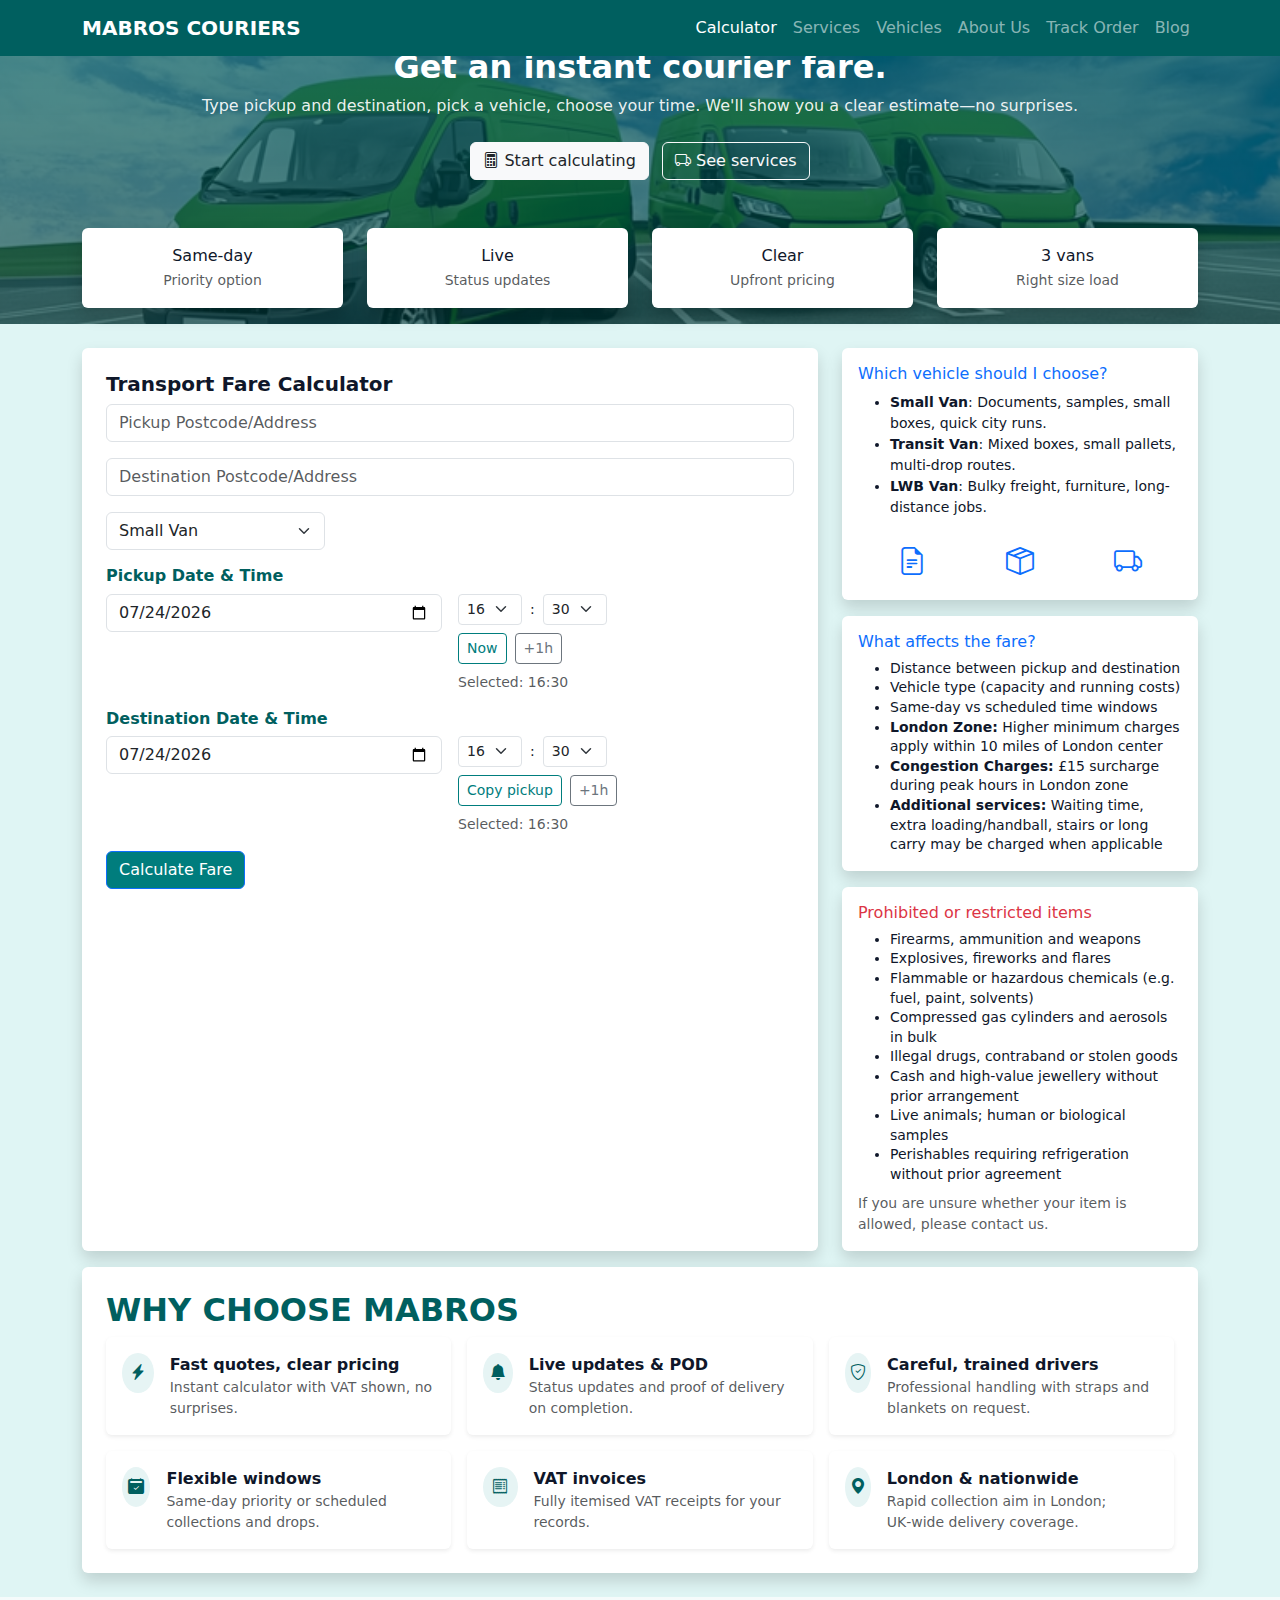
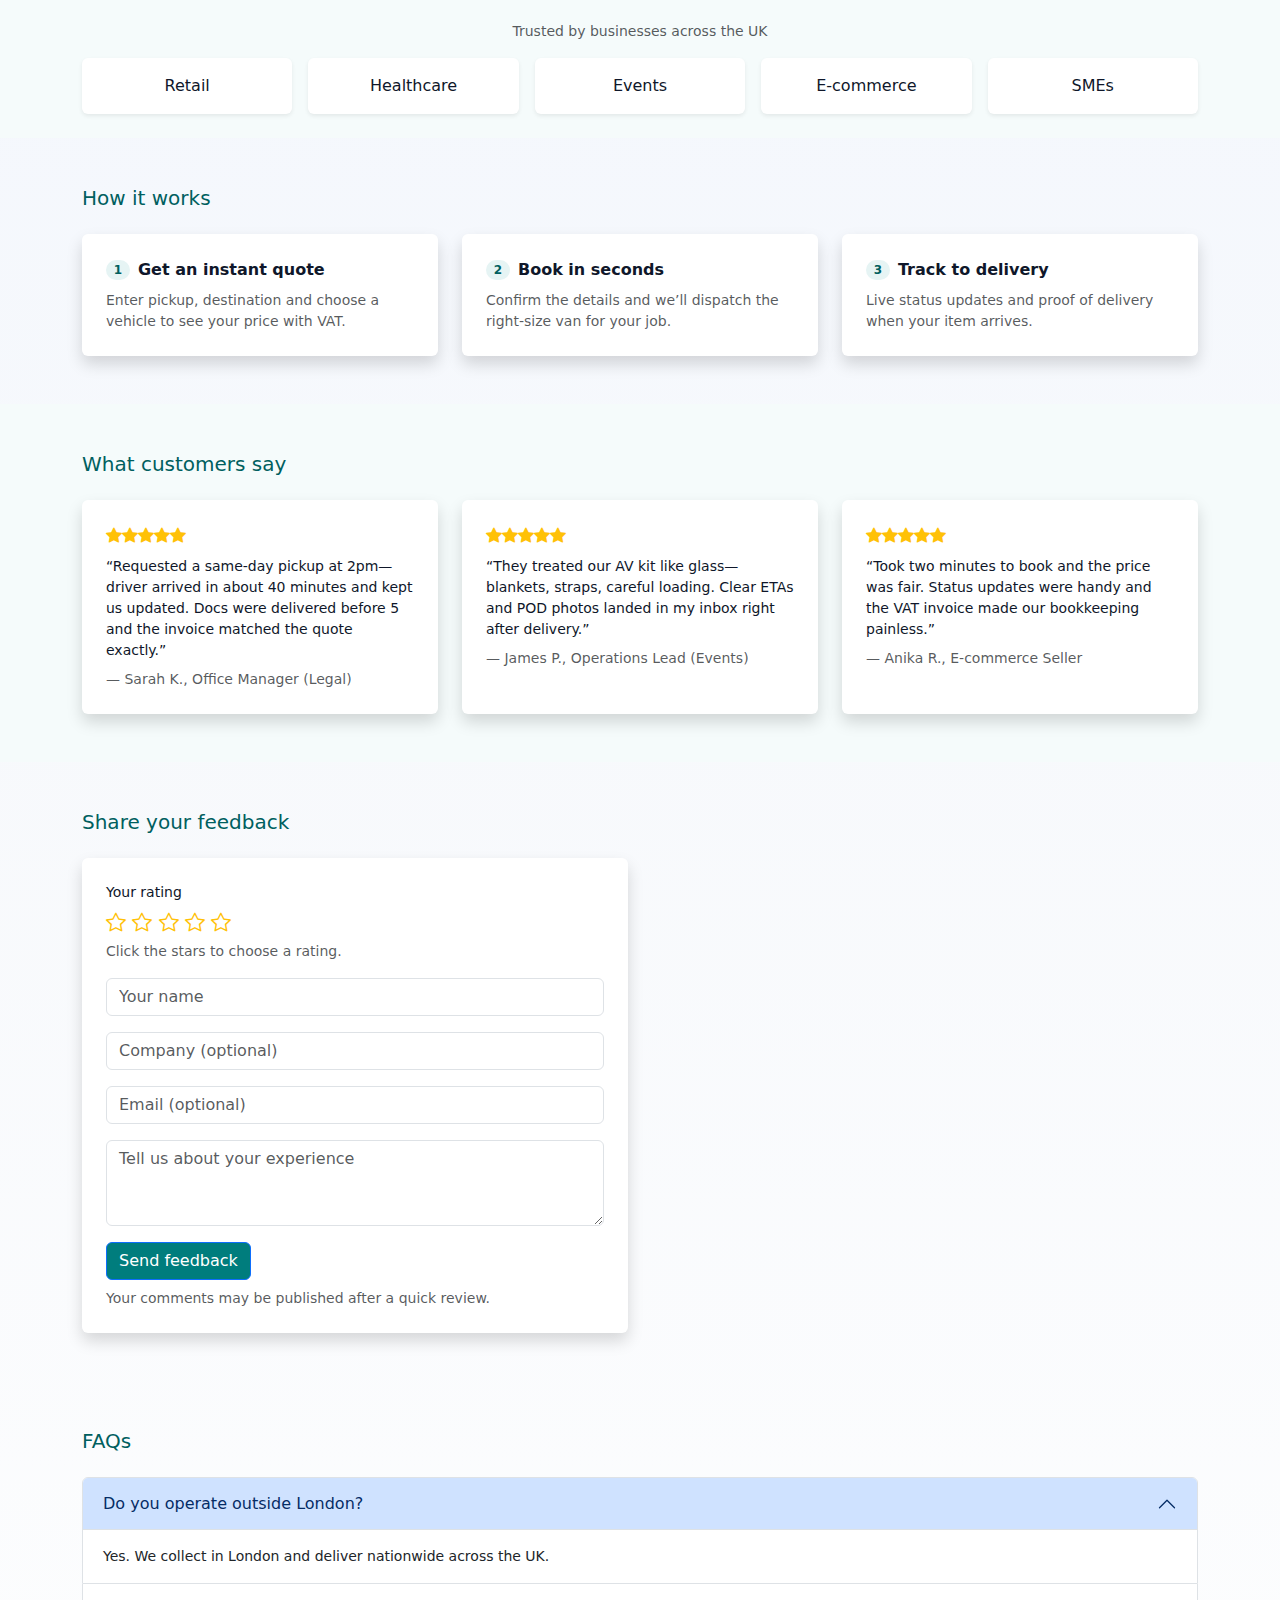
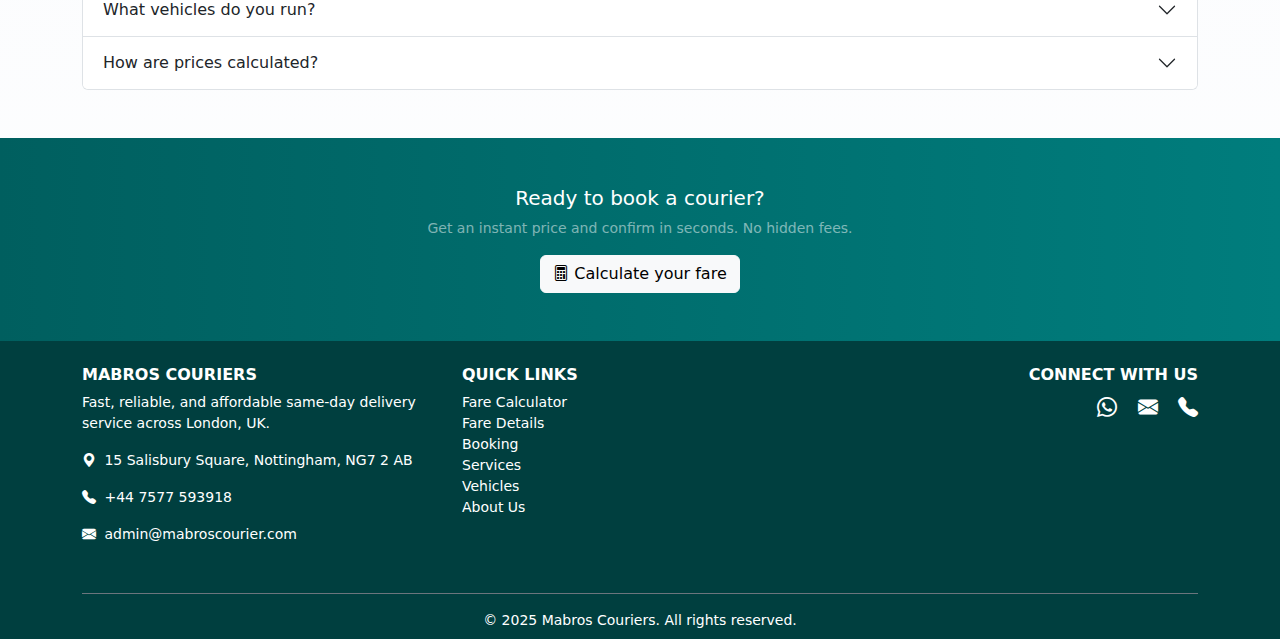
<file: public/index.html>
<!DOCTYPE html>
<html lang="en">
<head>
  <meta charset="UTF-8" />
  <meta name="viewport" content="width=device-width, initial-scale=1.0"/>
  <title>Transport Fare Calculator • Mabros Couriers</title>
  <link href="https://cdn.jsdelivr.net/npm/bootstrap@5.3.3/dist/css/bootstrap.min.css" rel="stylesheet">
  <link rel="stylesheet" href="https://cdn.jsdelivr.net/npm/bootstrap-icons@1.11.3/font/bootstrap-icons.css">
  <link rel="stylesheet" href="styles.css">
  
  
</head>
<body style="background-color: #FFFDEB;">

  

  

  <!-- Navbar -->
 <nav class="navbar navbar-expand-lg navbar-dark fixed-top" style="background-color: #005F5F;">
  <div class="container">
    <a class="navbar-brand fw-semibold text-uppercase" href="index.html">MABROS COURIERS</a>
    <button class="navbar-toggler" type="button" data-bs-toggle="collapse" data-bs-target="#navbarNav">
      <span class="navbar-toggler-icon"></span>
    </button>
    <div class="collapse navbar-collapse" id="navbarNav">
      <ul class="navbar-nav ms-auto">
        <li class="nav-item"><a class="nav-link active" href="index.html">Calculator</a></li>
        <li class="nav-item" id="navFareDetails" style="display:none;"><a class="nav-link" href="fareDetails.html">Fare Details</a></li>
        <li class="nav-item" id="navBooking" style="display:none;"><a class="nav-link" href="bookingForm.html">Booking</a></li>
        <li class="nav-item"><a class="nav-link" href="services.html">Services</a></li>
        <li class="nav-item"><a class="nav-link" href="vehicles.html">Vehicles</a></li>
        <li class="nav-item"><a class="nav-link" href="about.html">About Us</a></li>
        <li class="nav-item"><a class="nav-link" href="track.html">Track Order</a></li>
        <li class="nav-item"><a class="nav-link" href="blog.html">Blog</a></li>
      </ul>
    </div>
  </div>
</nav>

  <!-- Hero + Feature boxes on background -->
  <div class="hero-wrap" style="background-image: linear-gradient(rgba(0,95,95,.70), rgba(0,63,63,.65)), url('images/image.png'); background-size: cover; background-position: center; padding-bottom: 0;">
  <div class="py-5 text-center">
    <div class="container">
        <h2 class="fw-bold" style="color:#ffffff;">Get an instant courier fare.</h2>
        <p style="color:rgba(255,255,255,.92);">Type pickup and destination, pick a vehicle, choose your time. We'll show you a clear estimate—no surprises.</p>
      <div class="mt-4">
          <a href="#fareCalculatorForm" class="btn btn-light text-dark">
          <i class="bi bi-calculator"></i> Start calculating
        </a>
          <a href="services.html" class="btn btn-outline-light ms-2">
          <i class="bi bi-truck"></i> See services
        </a>
      </div>
    </div>
  </div>

  <script>
    // Toggle visibility of nav items based on whether a quote exists
    document.addEventListener('DOMContentLoaded', function(){
      var hasQuote = ['pickup','destination','vehicleType','totalFare'].every(function(k){ return !!localStorage.getItem(k); });
      var fd = document.getElementById('navFareDetails');
      var bk = document.getElementById('navBooking');
      if (hasQuote) {
        if (fd) fd.style.display='';
        if (bk) bk.style.display='';
      } else {
        if (fd) fd.style.display='none';
        if (bk) bk.style.display='none';
      }
    });
  </script>
    <div class="container" style="padding-bottom: 24px;">
    <div class="row g-4 text-center">
      <div class="col-md-3"><div class="p-3 bg-white shadow rounded">Same-day<br><small class="text-muted">Priority option</small></div></div>
      <div class="col-md-3"><div class="p-3 bg-white shadow rounded">Live<br><small class="text-muted">Status updates</small></div></div>
      <div class="col-md-3"><div class="p-3 bg-white shadow rounded">Clear<br><small class="text-muted">Upfront pricing</small></div></div>
      <div class="col-md-3"><div class="p-3 bg-white shadow rounded">3 vans<br><small class="text-muted">Right size load</small></div></div>
      </div>
    </div>
  </div>

  <!-- Fare Calculator -->
  <div class="py-4" style="background-color: #DFF5F4; margin-top: -8px;">
    <div class="container">
      <div class="row align-items-stretch">
        <div class="col-md-8 d-flex">
          <div class="p-4 bg-white shadow rounded flex-fill">
            <h5 class="fw-semibold">Transport Fare Calculator</h5>
            <form id="fareCalculatorForm" onsubmit="showFareDetails(); return false;">
              <div class="mb-3">
                <input type="text" id="pickup" class="form-control" placeholder="Pickup Postcode/Address" required />
              </div>
              <div class="mb-3">
                <input type="text" id="destination" class="form-control" placeholder="Destination Postcode/Address" required />
              </div>

              <div class="row g-3">
                <div class="col-md-4">
                  <select id="vehicleType" class="form-select" required>
                    <option value="smallVan">Small Van</option>
                    <option value="transitVan">Transit Van</option>
                    <option value="lwbVan">LWB Van</option>
                  </select>
                </div>
              </div>

              <h6 class="fw-semibold mt-3" style="color: #005F5F;">Pickup Date & Time</h6>
              <div class="row g-3">
                <div class="col-md-6">
                  <input type="date" id="pickupDate" class="form-control" required />
                </div>
                <div class="col-md-6">
                  <div class="d-flex align-items-center gap-2">
                    <select id="pickupHour" class="form-select form-select-sm w-auto"></select>
                    <span class="small">:</span>
                    <select id="pickupMinute" class="form-select form-select-sm w-auto"></select>
                  </div>
                  <input type="text" id="pickupTime" class="form-control d-none" placeholder="HH:MM" />
                  <div class="d-flex flex-wrap gap-2 mt-2" data-time-target="pickupTime">
                    <button type="button" class="btn btn-sm btn-outline-primary" style="border-color:#007D7D;color:#007D7D;" data-action="now">Now</button>
                    <button type="button" class="btn btn-sm btn-outline-secondary" data-action="plus" data-minutes="60">+1h</button>
                  </div>
                  <div class="mt-2 small text-muted">Selected: <span id="pickupTimeDisplay"></span></div>
                </div>
              </div>

              <h6 class="fw-semibold mt-3" style="color: #005F5F;">Destination Date & Time</h6>
              <div class="row g-3">
                <div class="col-md-6">
                  <input type="date" id="destinationDate" class="form-control" required />
                </div>
                <div class="col-md-6">
                  <div class="d-flex align-items-center gap-2">
                    <select id="destinationHour" class="form-select form-select-sm w-auto"></select>
                    <span class="small">:</span>
                    <select id="destinationMinute" class="form-select form-select-sm w-auto"></select>
                  </div>
                  <input type="text" id="destinationTime" class="form-control d-none" placeholder="HH:MM" />
                  <div class="d-flex flex-wrap gap-2 mt-2" data-time-target="destinationTime">
                    <button type="button" class="btn btn-sm btn-outline-primary" style="border-color:#007D7D;color:#007D7D;" data-action="copyPickup">Copy pickup</button>
                    <button type="button" class="btn btn-sm btn-outline-secondary" data-action="plus" data-minutes="60">+1h</button>
                  </div>
                  <div class="mt-2 small text-muted">Selected: <span id="destinationTimeDisplay"></span></div>
                </div>
              </div>

              <datalist id="timeOptions"></datalist>
              <div class="mt-3">
                <button class="btn btn-primary" type="submit" style="background-color: #007D7D;">Calculate Fare</button>
              </div>
            </form>
          </div>
        </div>

        <div class="col-md-4 d-flex flex-column gap-3">
          <div class="p-3 bg-white shadow rounded" style="display:flex; flex-direction:column; height:100%;">
            <h6 class="text-primary">Which vehicle should I choose?</h6>
            <ul class="small">
              <li><strong>Small Van</strong>: Documents, samples, small boxes, quick city runs.</li>
              <li><strong>Transit Van</strong>: Mixed boxes, small pallets, multi-drop routes.</li>
              <li><strong>LWB Van</strong>: Bulky freight, furniture, long-distance jobs.</li>
            </ul>
            <div class="mt-auto pt-2 d-flex justify-content-around text-primary" aria-hidden="true">
              <i class="bi bi-file-earmark-text fs-3"></i>
              <i class="bi bi-box-seam fs-3"></i>
              <i class="bi bi-truck fs-3"></i>
            </div>
          </div>
          <div class="p-3 bg-white shadow rounded" style="display:flex; flex-direction:column; height:100%;">
            <h6 class="text-primary">What affects the fare?</h6>
            <ul class="small" style="line-height: 1.4; margin-bottom: 0;">
              <li>Distance between pickup and destination</li>
              <li>Vehicle type (capacity and running costs)</li>
              <li>Same-day vs scheduled time windows</li>
              <li><strong>London Zone:</strong> Higher minimum charges apply within 10 miles of London center</li>
              <li><strong>Congestion Charges:</strong> £15 surcharge during peak hours in London zone</li>
              <li><strong>Additional services:</strong> Waiting time, extra loading/handball, stairs or long carry may be charged when applicable</li>
            </ul>
          </div>
          <div class="p-3 bg-white shadow rounded" style="display:flex; flex-direction:column; height:100%;">
            <h6 class="text-danger">Prohibited or restricted items</h6>
            <ul class="small" style="line-height: 1.4; margin-bottom: 0;">
              <li>Firearms, ammunition and weapons</li>
              <li>Explosives, fireworks and flares</li>
              <li>Flammable or hazardous chemicals (e.g. fuel, paint, solvents)</li>
              <li>Compressed gas cylinders and aerosols in bulk</li>
              <li>Illegal drugs, contraband or stolen goods</li>
              <li>Cash and high‑value jewellery without prior arrangement</li>
              <li>Live animals; human or biological samples</li>
              <li>Perishables requiring refrigeration without prior agreement</li>
            </ul>
            <div class="small text-muted mt-2">If you are unsure whether your item is allowed, please contact us.</div>
          </div>
        </div>
      </div>

      <!-- Why choose Mabros under both columns -->
      <div class="row mt-3 align-items-stretch">
        <div class="col-12">
          <div class="p-4 bg-white shadow rounded h-100">
            <h2 class="text-uppercase fw-bold"style="color:#005F5F;">Why choose Mabros</h2>
            <div class="row g-3 row-cols-1 row-cols-sm-2 row-cols-lg-3">
              <div class="col">
                <div class="p-3 bg-white shadow-sm rounded h-100 d-flex">
                  <div class="me-3 d-flex align-items-center justify-content-center" style="width:40px;height:40px;border-radius:50%;background:#E6F4F4;color:#005F5F;"><i class="bi bi-lightning-charge-fill"></i></div>
                  <div>
                    <div class="fw-semibold">Fast quotes, clear pricing</div>
                    <div class="small text-muted">Instant calculator with VAT shown, no surprises.</div>
                  </div>
                </div>
              </div>
              <div class="col">
                <div class="p-3 bg-white shadow-sm rounded h-100 d-flex">
                  <div class="me-3 d-flex align-items-center justify-content-center" style="width:40px;height:40px;border-radius:50%;background:#E6F4F4;color:#005F5F;"><i class="bi bi-bell-fill"></i></div>
                  <div>
                    <div class="fw-semibold">Live updates & POD</div>
                    <div class="small text-muted">Status updates and proof of delivery on completion.</div>
                  </div>
                </div>
              </div>
              <div class="col">
                <div class="p-3 bg-white shadow-sm rounded h-100 d-flex">
                  <div class="me-3 d-flex align-items-center justify-content-center" style="width:40px;height:40px;border-radius:50%;background:#E6F4F4;color:#005F5F;"><i class="bi bi-shield-check"></i></div>
                  <div>
                    <div class="fw-semibold">Careful, trained drivers</div>
                    <div class="small text-muted">Professional handling with straps and blankets on request.</div>
                  </div>
                </div>
              </div>
              <div class="col">
                <div class="p-3 bg-white shadow-sm rounded h-100 d-flex">
                  <div class="me-3 d-flex align-items-center justify-content-center" style="width:40px;height:40px;border-radius:50%;background:#E6F4F4;color:#005F5F;"><i class="bi bi-calendar2-check-fill"></i></div>
                  <div>
                    <div class="fw-semibold">Flexible windows</div>
                    <div class="small text-muted">Same‑day priority or scheduled collections and drops.</div>
                  </div>
                </div>
              </div>
              <div class="col">
                <div class="p-3 bg-white shadow-sm rounded h-100 d-flex">
                  <div class="me-3 d-flex align-items-center justify-content-center" style="width:40px;height:40px;border-radius:50%;background:#E6F4F4;color:#005F5F;"><i class="bi bi-receipt"></i></div>
                  <div>
                    <div class="fw-semibold">VAT invoices</div>
                    <div class="small text-muted">Fully itemised VAT receipts for your records.</div>
                  </div>
                </div>
              </div>
              <div class="col">
                <div class="p-3 bg-white shadow-sm rounded h-100 d-flex">
                  <div class="me-3 d-flex align-items-center justify-content-center" style="width:40px;height:40px;border-radius:50%;background:#E6F4F4;color:#005F5F;"><i class="bi bi-geo-alt-fill"></i></div>
                  <div>
                    <div class="fw-semibold">London & nationwide</div>
                    <div class="small text-muted">Rapid collection aim in London; UK‑wide delivery coverage.</div>
                  </div>
                </div>
              </div>
            </div>
          </div>
        </div>
      </div>
    </div>
  </div>

  

  <!-- Footer -->
  <!-- Footer -->
  <!-- Trusted by section -->
  <div class="py-4" style="background-color:#F5FBFB;">
    <div class="container">
      <div class="text-center mb-3">
        <div class="small text-muted">Trusted by businesses across the UK</div>
      </div>
      <div class="row row-cols-2 row-cols-sm-3 row-cols-md-5 g-3 align-items-center text-center">
        <div class="col"><div class="p-3 bg-white shadow-sm rounded">Retail</div></div>
        <div class="col"><div class="p-3 bg-white shadow-sm rounded">Healthcare</div></div>
        <div class="col"><div class="p-3 bg-white shadow-sm rounded">Events</div></div>
        <div class="col"><div class="p-3 bg-white shadow-sm rounded">E‑commerce</div></div>
        <div class="col"><div class="p-3 bg-white shadow-sm rounded">SMEs</div></div>
      </div>
    </div>
  </div>

  <!-- How it works -->
  <div class="py-5">
    <div class="container">
      <div class="row g-4">
        <div class="col-12">
          <h2 class="h5 mb-0" style="color:#005F5F;">How it works</h2>
        </div>
        <div class="col-md-4">
          <div class="p-4 bg-white shadow rounded h-100">
            <div class="d-flex align-items-center mb-2">
              <span class="badge rounded-pill me-2" style="background:#E6F4F4;color:#005F5F;">1</span>
              <strong>Get an instant quote</strong>
            </div>
            <div class="small text-muted">Enter pickup, destination and choose a vehicle to see your price with VAT.</div>
          </div>
        </div>
        <div class="col-md-4">
          <div class="p-4 bg-white shadow rounded h-100">
            <div class="d-flex align-items-center mb-2">
              <span class="badge rounded-pill me-2" style="background:#E6F4F4;color:#005F5F;">2</span>
              <strong>Book in seconds</strong>
            </div>
            <div class="small text-muted">Confirm the details and we’ll dispatch the right‑size van for your job.</div>
          </div>
        </div>
        <div class="col-md-4">
          <div class="p-4 bg-white shadow rounded h-100">
            <div class="d-flex align-items-center mb-2">
              <span class="badge rounded-pill me-2" style="background:#E6F4F4;color:#005F5F;">3</span>
              <strong>Track to delivery</strong>
            </div>
            <div class="small text-muted">Live status updates and proof of delivery when your item arrives.</div>
          </div>
        </div>
      </div>
    </div>
  </div>

  <!-- Testimonials -->
  <div class="py-5" style="background-color:#F5FBFB;">
    <div class="container">
      <div class="row g-4">
        <div class="col-12">
          <h2 class="h5 mb-0" style="color:#005F5F;">What customers say</h2>
        </div>
        <div class="col-md-4">
          <div class="p-4 bg-white shadow rounded h-100">
            <div class="mb-2 text-warning">
              <i class="bi bi-star-fill"></i><i class="bi bi-star-fill"></i><i class="bi bi-star-fill"></i><i class="bi bi-star-fill"></i><i class="bi bi-star-fill"></i>
            </div>
            <div class="small">“Requested a same‑day pickup at 2pm—driver arrived in about 40 minutes and kept us updated. Docs were delivered before 5 and the invoice matched the quote exactly.”</div>
            <div class="small text-muted mt-2">— Sarah K., Office Manager (Legal)</div>
          </div>
        </div>
        <div class="col-md-4">
          <div class="p-4 bg-white shadow rounded h-100">
            <div class="mb-2 text-warning">
              <i class="bi bi-star-fill"></i><i class="bi bi-star-fill"></i><i class="bi bi-star-fill"></i><i class="bi bi-star-fill"></i><i class="bi bi-star-fill"></i>
            </div>
            <div class="small">“They treated our AV kit like glass—blankets, straps, careful loading. Clear ETAs and POD photos landed in my inbox right after delivery.”</div>
            <div class="small text-muted mt-2">— James P., Operations Lead (Events)</div>
          </div>
        </div>
        <div class="col-md-4">
          <div class="p-4 bg-white shadow rounded h-100">
            <div class="mb-2 text-warning">
              <i class="bi bi-star-fill"></i><i class="bi bi-star-fill"></i><i class="bi bi-star-fill"></i><i class="bi bi-star-fill"></i><i class="bi bi-star-fill"></i>
            </div>
            <div class="small">“Took two minutes to book and the price was fair. Status updates were handy and the VAT invoice made our bookkeeping painless.”</div>
            <div class="small text-muted mt-2">— Anika R., E‑commerce Seller</div>
          </div>
        </div>
      </div>
    </div>
  </div>

  <!-- Customer feedback (interactive) -->
  <div class="py-5">
    <div class="container">
      <div class="row g-4">
        <div class="col-12">
          <h2 class="h5 mb-0" style="color:#005F5F;">Share your feedback</h2>
        </div>
        <div class="col-lg-6">
          <div class="p-4 bg-white shadow rounded h-100">
            <form id="feedbackForm" novalidate>
              <div class="mb-3">
                <div class="small mb-1">Your rating</div>
                <div id="ratingStars" class="text-warning fs-5" aria-label="Star rating">
                  <i class="bi bi-star" data-value="1" role="button" tabindex="0" aria-label="1 star"></i>
                  <i class="bi bi-star" data-value="2" role="button" tabindex="0" aria-label="2 stars"></i>
                  <i class="bi bi-star" data-value="3" role="button" tabindex="0" aria-label="3 stars"></i>
                  <i class="bi bi-star" data-value="4" role="button" tabindex="0" aria-label="4 stars"></i>
                  <i class="bi bi-star" data-value="5" role="button" tabindex="0" aria-label="5 stars"></i>
                </div>
                <input type="hidden" id="ratingValue" value="0" />
                <div class="form-text">Click the stars to choose a rating.</div>
              </div>
              <div class="mb-3">
                <input type="text" id="fbName" class="form-control" placeholder="Your name" required>
              </div>
              <div class="mb-3">
                <input type="text" id="fbCompany" class="form-control" placeholder="Company (optional)">
              </div>
              <div class="mb-3">
                <input type="email" id="fbEmail" class="form-control" placeholder="Email (optional)">
              </div>
              <div class="mb-3">
                <textarea id="fbComment" class="form-control" rows="3" placeholder="Tell us about your experience" required></textarea>
              </div>
              <button type="submit" class="btn btn-primary" style="background-color:#007D7D;">Send feedback</button>
              <div class="small text-muted mt-2">Your comments may be published after a quick review.</div>
              <div id="fbAlert" class="alert alert-success small mt-3 d-none" role="alert">Thanks! Your feedback has been received.</div>
            </form>
          </div>
        </div>
        <!-- Removed Recent feedback preview: customer satisfaction form only -->
      </div>
    </div>
  </div>

  <!-- FAQs -->
  <div class="py-5">
    <div class="container">
      <div class="row g-4">
        <div class="col-12">
          <h2 class="h5 mb-0" style="color:#005F5F;">FAQs</h2>
        </div>
        <div class="col-12">
          <div class="accordion" id="faqAccordion">
            <div class="accordion-item">
              <h2 class="accordion-header" id="q1h">
                <button class="accordion-button" type="button" data-bs-toggle="collapse" data-bs-target="#q1">Do you operate outside London?</button>
              </h2>
              <div id="q1" class="accordion-collapse collapse show" data-bs-parent="#faqAccordion">
                <div class="accordion-body small">Yes. We collect in London and deliver nationwide across the UK.</div>
              </div>
            </div>
            <div class="accordion-item">
              <h2 class="accordion-header" id="q2h">
                <button class="accordion-button collapsed" type="button" data-bs-toggle="collapse" data-bs-target="#q2">What vehicles do you run?</button>
              </h2>
              <div id="q2" class="accordion-collapse collapse" data-bs-parent="#faqAccordion">
                <div class="accordion-body small">Small van, Transit van and Long‑Wheel‑Base (LWB) van to match your load.</div>
              </div>
            </div>
            <div class="accordion-item">
              <h2 class="accordion-header" id="q3h">
                <button class="accordion-button collapsed" type="button" data-bs-toggle="collapse" data-bs-target="#q3">How are prices calculated?</button>
              </h2>
              <div id="q3" class="accordion-collapse collapse" data-bs-parent="#faqAccordion">
                <div class="accordion-body small">Based on distance, vehicle type, time windows and any applicable congestion charges. VAT is shown clearly.</div>
              </div>
            </div>
          </div>
        </div>
      </div>
    </div>
  </div>

  <!-- CTA strip -->
  <div class="py-5 text-center" style="background: linear-gradient(90deg,#005F5F,#007D7D);">
    <div class="container">
      <h3 class="h5 text-white mb-2">Ready to book a courier?</h3>
      <p class="text-white-50 mb-3 small">Get an instant price and confirm in seconds. No hidden fees.</p>
      <a href="#fareCalculatorForm" class="btn btn-light"><i class="bi bi-calculator"></i> Calculate your fare</a>
    </div>
  </div>

  <!-- Footer -->
  <!-- Footer -->
<footer class="text-white pt-4 pb-2" style="background-color: #003F3F;">
  <div class="container text-center text-md-start small">
    <div class="row">
      <!-- Company Info -->
      <div class="col-md-4 mb-3">
        <h6 class="text-uppercase fw-bold">Mabros Couriers</h6>
        <p>Fast, reliable, and affordable same-day delivery service across London, UK.</p>
        <p><i class="bi bi-geo-alt-fill me-1"></i> 15 Salisbury Square, Nottingham, NG7 2 AB</p>
        <p><i class="bi bi-telephone-fill me-1"></i> <a href="tel:+447577593918" class="text-white text-decoration-none">+44 7577 593918</a></p>
        <p><i class="bi bi-envelope-fill me-1"></i> <a href="mailto:admin@mabroscourier.com" class="text-white text-decoration-none">admin@mabroscourier.com</a></p>
      </div>

      <!-- Quick Links -->
      <div class="col-md-4 mb-3">
        <h6 class="text-uppercase fw-bold">Quick Links</h6>
        <ul class="list-unstyled">
          <li><a href="calculator.html" class="text-white text-decoration-none">Fare Calculator</a></li>
          <li><a href="fareDetails.html" class="text-white text-decoration-none">Fare Details</a></li>
          <li><a href="booking.html" class="text-white text-decoration-none">Booking</a></li>
          <li><a href="services.html" class="text-white text-decoration-none">Services</a></li>
          <li><a href="vehicles.html" class="text-white text-decoration-none">Vehicles</a></li>
          <li><a href="about.html" class="text-white text-decoration-none">About Us</a></li>
        </ul>
      </div>

      <!-- Social / Contact Icons -->
      <div class="col-md-4 mb-3 text-md-end text-center">
        <h6 class="text-uppercase fw-bold">Connect with Us</h6>
        <a href="https://wa.me/447577593918" target="_blank" class="text-white fs-5 me-3"><i class="bi bi-whatsapp"></i></a>
        <a href="mailto:admin@mabroscourier.com" class="text-white fs-5 me-3"><i class="bi bi-envelope-fill"></i></a>
        <a href="tel:+447577593918" class="text-white fs-5"><i class="bi bi-telephone-fill"></i></a>
      </div>
    </div>

    <!-- Bottom -->
    <div class="text-center mt-3 pt-3 border-top border-secondary">
      &copy; 2025 Mabros Couriers. All rights reserved.
    </div>
  </div>
</footer>


  <script src="https://cdn.jsdelivr.net/npm/bootstrap@5.3.3/dist/js/bootstrap.bundle.min.js"></script>
  
  <!-- Config for dynamic API URL detection -->
  <script src="config.js"></script>
  
  <!-- Your fare calculation logic - load BEFORE Maps API -->
  <script src="app.js"></script>
  
  <!-- Load Google Maps API dynamically from backend config -->
  <script>
    // Fetch config and load Google Maps API (uses dynamic URL from config.js)
    fetch(window.API_BASE_URL + '/api/config')
      .then(function(response) {
        if (!response.ok) throw new Error('Failed to fetch config');
        return response.json();
      })
      .then(function(config) {
        // Dynamically load Google Maps API with callback
        var script = document.createElement('script');
        script.src = 'https://maps.googleapis.com/maps/api/js?key=' + config.googleMaps.apiKey + '&libraries=places&callback=initMap';
        script.async = true;
        script.defer = true;
        document.head.appendChild(script);
      })
      .catch(function(error) {
        console.error('Error loading Google Maps config:', error);
        alert('Failed to load map configuration. Please ensure the backend server is running.');
      });
  </script>
  
  <!-- Set default date/time and wire time quick-selects -->
  <script>
    // Set default date/time and wire time quick-selects
    document.addEventListener('DOMContentLoaded', function() {
      const pickupDate = document.getElementById('pickupDate');
      const pickupTime = document.getElementById('pickupTime');
      const pickupHourSel = document.getElementById('pickupHour');
      const pickupMinuteSel = document.getElementById('pickupMinute');
      const pickupTimeDisplay = document.getElementById('pickupTimeDisplay');
      const destinationDate = document.getElementById('destinationDate');
      const destinationTime = document.getElementById('destinationTime');
      const destinationHourSel = document.getElementById('destinationHour');
      const destinationMinuteSel = document.getElementById('destinationMinute');

      // Default dates to today
      const todayStr = new Date().toISOString().split('T')[0];
      if (pickupDate) pickupDate.value = todayStr;
      if (destinationDate) destinationDate.value = todayStr;

      // Helper: format HH:MM
      function toTimeString(date) {
        const h = String(date.getHours()).padStart(2, '0');
        const m = String(date.getMinutes()).padStart(2, '0');
        return `${h}:${m}`;
      }

      function toDisplay12h(hhmm) {
        // Display in 24-hour HH:MM
        const [hRaw, m] = (hhmm || '').split(':');
        if (!hRaw || !m) return hhmm || '';
        const h = String(parseInt(hRaw, 10)).padStart(2, '0');
        const mm = String(parseInt(m, 10)).padStart(2, '0');
        return `${h}:${mm}`;
      }
 
       function to24h(display) {
         // expects "HH:MM AM/PM"
         const parts = display.trim().split(' ');
         if (parts.length < 2) return display;
         const [time, ap] = parts;
         let [h, m] = time.split(':').map(Number);
         if (ap.toUpperCase() === 'PM' && h < 12) h += 12;
         if (ap.toUpperCase() === 'AM' && h === 12) h = 0;
         return `${String(h).padStart(2, '0')}:${String(m).padStart(2, '0')}`;
       }
 
       function buildTimeOptions() {
        if (pickupHourSel && pickupMinuteSel) {
          pickupHourSel.innerHTML = '';
          pickupMinuteSel.innerHTML = '';
          for (let h = 0; h < 24; h++) {
            const opt = document.createElement('option');
            opt.value = String(h).padStart(2,'0');
            opt.textContent = opt.value;
            pickupHourSel.appendChild(opt);
          }
          for (let m = 0; m < 60; m += 5) {
            const opt = document.createElement('option');
            opt.value = String(m).padStart(2,'0');
            opt.textContent = opt.value;
            pickupMinuteSel.appendChild(opt);
          }
        }
        if (destinationHourSel && destinationMinuteSel) {
          destinationHourSel.innerHTML = '';
          destinationMinuteSel.innerHTML = '';
          for (let h = 0; h < 24; h++) {
            const opt = document.createElement('option');
            opt.value = String(h).padStart(2,'0');
            opt.textContent = opt.value;
            destinationHourSel.appendChild(opt);
          }
          for (let m = 0; m < 60; m += 5) {
            const opt = document.createElement('option');
            opt.value = String(m).padStart(2,'0');
            opt.textContent = opt.value;
            destinationMinuteSel.appendChild(opt);
          }
        }
      }
 
       function syncSelectFromInput() {
        if (pickupTime && pickupHourSel && pickupMinuteSel) {
          const parts = (pickupTime.value || '00:00').split(':');
          if (parts.length === 2) {
            pickupHourSel.value = String(parseInt(parts[0],10)).padStart(2,'0');
            pickupMinuteSel.value = String(parseInt(parts[1],10)).padStart(2,'0');
          }
        }
        if (destinationTime && destinationHourSel && destinationMinuteSel) {
          const parts = (destinationTime.value || '00:00').split(':');
          if (parts.length === 2) {
            destinationHourSel.value = String(parseInt(parts[0],10)).padStart(2,'0');
            destinationMinuteSel.value = String(parseInt(parts[1],10)).padStart(2,'0');
          }
        }
      }

      function updateDisplays() {
        if (pickupTime && pickupTimeDisplay) pickupTimeDisplay.textContent = toDisplay12h(pickupTime.value || '00:00');
        if (destinationTime && destinationTimeDisplay) destinationTimeDisplay.textContent = toDisplay12h(destinationTime.value || '00:00');
      }

      function syncInputFromSelect() {
        if (pickupHourSel && pickupMinuteSel && pickupTime) {
          const hh = String(pickupHourSel.value || '00').padStart(2, '0');
          const mm = String(pickupMinuteSel.value || '00').padStart(2, '0');
          pickupTime.value = `${hh}:${mm}`;
        }
        if (destinationHourSel && destinationMinuteSel && destinationTime) {
          const hh2 = String(destinationHourSel.value || '00').padStart(2, '0');
          const mm2 = String(destinationMinuteSel.value || '00').padStart(2, '0');
          destinationTime.value = `${hh2}:${mm2}`;
        }
        updateDisplays();
      }

      // Default pickup time to next 30 minutes
      const now = new Date();
      const rounded = new Date(now);
      rounded.setMinutes(Math.ceil(now.getMinutes() / 30) * 30, 0, 0);
      const roundedStr = toTimeString(rounded);
      if (pickupTime) pickupTime.value = roundedStr;
      if (destinationTime) destinationTime.value = roundedStr;

      buildTimeOptions();
      syncSelectFromInput();
      updateDisplays();

      // Keep displays updated on manual typing
      if (pickupTime) {
        function normalize(e){
          const v = (pickupTime.value || '').trim();
          const m = v.match(/^([0-2]\d):([0-5]\d)$/);
          if (m) {
            const hh = Math.min(23, parseInt(m[1],10));
            const mm = parseInt(m[2],10);
            pickupTime.value = `${String(hh).padStart(2,'0')}:${String(mm).padStart(2,'0')}`;
          }
          syncSelectFromInput();
          updateDisplays();
        }
        pickupTime.addEventListener('input', normalize);
        pickupTime.addEventListener('blur', normalize);
      }
      if (destinationTime) {
        function normalize2(e){
          const v = (destinationTime.value || '').trim();
          const m = v.match(/^([0-2]\d):([0-5]\d)$/);
          if (m) {
            const hh = Math.min(23, parseInt(m[1],10));
            const mm = parseInt(m[2],10);
            destinationTime.value = `${String(hh).padStart(2,'0')}:${String(mm).padStart(2,'0')}`;
          }
          syncSelectFromInput();
          updateDisplays();
        }
        destinationTime.addEventListener('input', normalize2);
        destinationTime.addEventListener('blur', normalize2);
      }

      // Click handlers for quick time buttons
      document.querySelectorAll('[data-time-target]').forEach(group => {
        group.addEventListener('click', (e) => {
          const btn = e.target.closest('button');
          if (!btn) return;
          // minute selection removed; single-step time selection only
          const targetId = group.getAttribute('data-time-target');
          const input = document.getElementById(targetId);
          if (!input) return;

          const action = btn.getAttribute('data-action');
          const setValue = btn.getAttribute('data-set');
          const minuteSet = null;

          if (setValue) {
            input.value = setValue;
            // close any open picker by blurring
            input.blur();
            // no dropdown sync
            syncSelectFromInput();
            updateDisplays();
            return;
          }

          // minute buttons removed

          if (action === 'now') {
            const n = new Date();
            input.value = toTimeString(n);
            input.blur();
            // no dropdown sync
            syncSelectFromInput();
            updateDisplays();
            return;
          }

          if (action === 'copyPickup') {
            if (pickupTime) input.value = pickupTime.value;
            if (destinationDate && pickupDate) destinationDate.value = pickupDate.value;
            input.blur();
            // no dropdown sync
            syncSelectFromInput();
            updateDisplays();
            return;
          }

          if (action === 'plus') {
            const minutes = parseInt(btn.getAttribute('data-minutes') || '0', 10);
            const [h, m] = (input.value || '00:00').split(':').map(Number);
            const base = new Date();
            base.setHours(h || 0, m || 0, 0, 0);
            base.setMinutes(base.getMinutes() + minutes);
            input.value = toTimeString(base);
            input.blur();
            // no dropdown sync
            syncSelectFromInput();
            updateDisplays();
            return;
          }
        });
      });

      // Select change handlers
      if (pickupHourSel) pickupHourSel.addEventListener('change', syncInputFromSelect);
      if (pickupMinuteSel) pickupMinuteSel.addEventListener('change', syncInputFromSelect);
      if (destinationHourSel) destinationHourSel.addEventListener('change', syncInputFromSelect);
      if (destinationMinuteSel) destinationMinuteSel.addEventListener('change', syncInputFromSelect);
      // No need for datalist auto-close now
    });
  </script>
  <script>
    // Customer feedback star rating (no storage, no preview)
    document.addEventListener('DOMContentLoaded', function() {
      var starWrap = document.getElementById('ratingStars');
      var ratingInput = document.getElementById('ratingValue');
      var form = document.getElementById('feedbackForm');
      if (!starWrap || !ratingInput || !form) return;

      starWrap.style.cursor = 'pointer';
      starWrap.style.userSelect = 'none';

      var stars = Array.prototype.slice.call(starWrap.querySelectorAll('i[data-value]'));
      function paint(value) {
        stars.forEach(function(star){
          var v = parseInt(star.getAttribute('data-value') || '0', 10);
          star.classList.toggle('bi-star-fill', v <= value);
          star.classList.toggle('bi-star', v > value);
        });
      }
      stars.forEach(function(star){
        star.addEventListener('mouseenter', function(){ paint(parseInt(star.getAttribute('data-value') || '0', 10)); });
        star.addEventListener('click', function(){ var val = parseInt(star.getAttribute('data-value') || '0', 10); ratingInput.value = String(val); paint(val); });
        star.addEventListener('keydown', function(e){ if (e.key === 'Enter' || e.key === ' ') { e.preventDefault(); var val = parseInt(star.getAttribute('data-value') || '0', 10); ratingInput.value = String(val); paint(val); } });
      });
      starWrap.addEventListener('mouseleave', function(){ paint(parseInt(ratingInput.value || '0', 10)); });

      form.addEventListener('submit', function(e){
        e.preventDefault();
        var rating = parseInt(ratingInput.value || '0', 10);
        var name = (document.getElementById('fbName').value || '').trim();
        var comment = (document.getElementById('fbComment').value || '').trim();
        if (rating < 1 || !name || !comment) { alert('Please select a rating and fill in your name and comment.'); return; }
        var ok = document.getElementById('fbAlert');
        if (ok) { ok.classList.remove('d-none'); setTimeout(function(){ ok.classList.add('d-none'); }, 2000); }
        form.reset();
        ratingInput.value = '0';
        paint(0);
      });
    });
  </script>
</body>
</html>
</file>
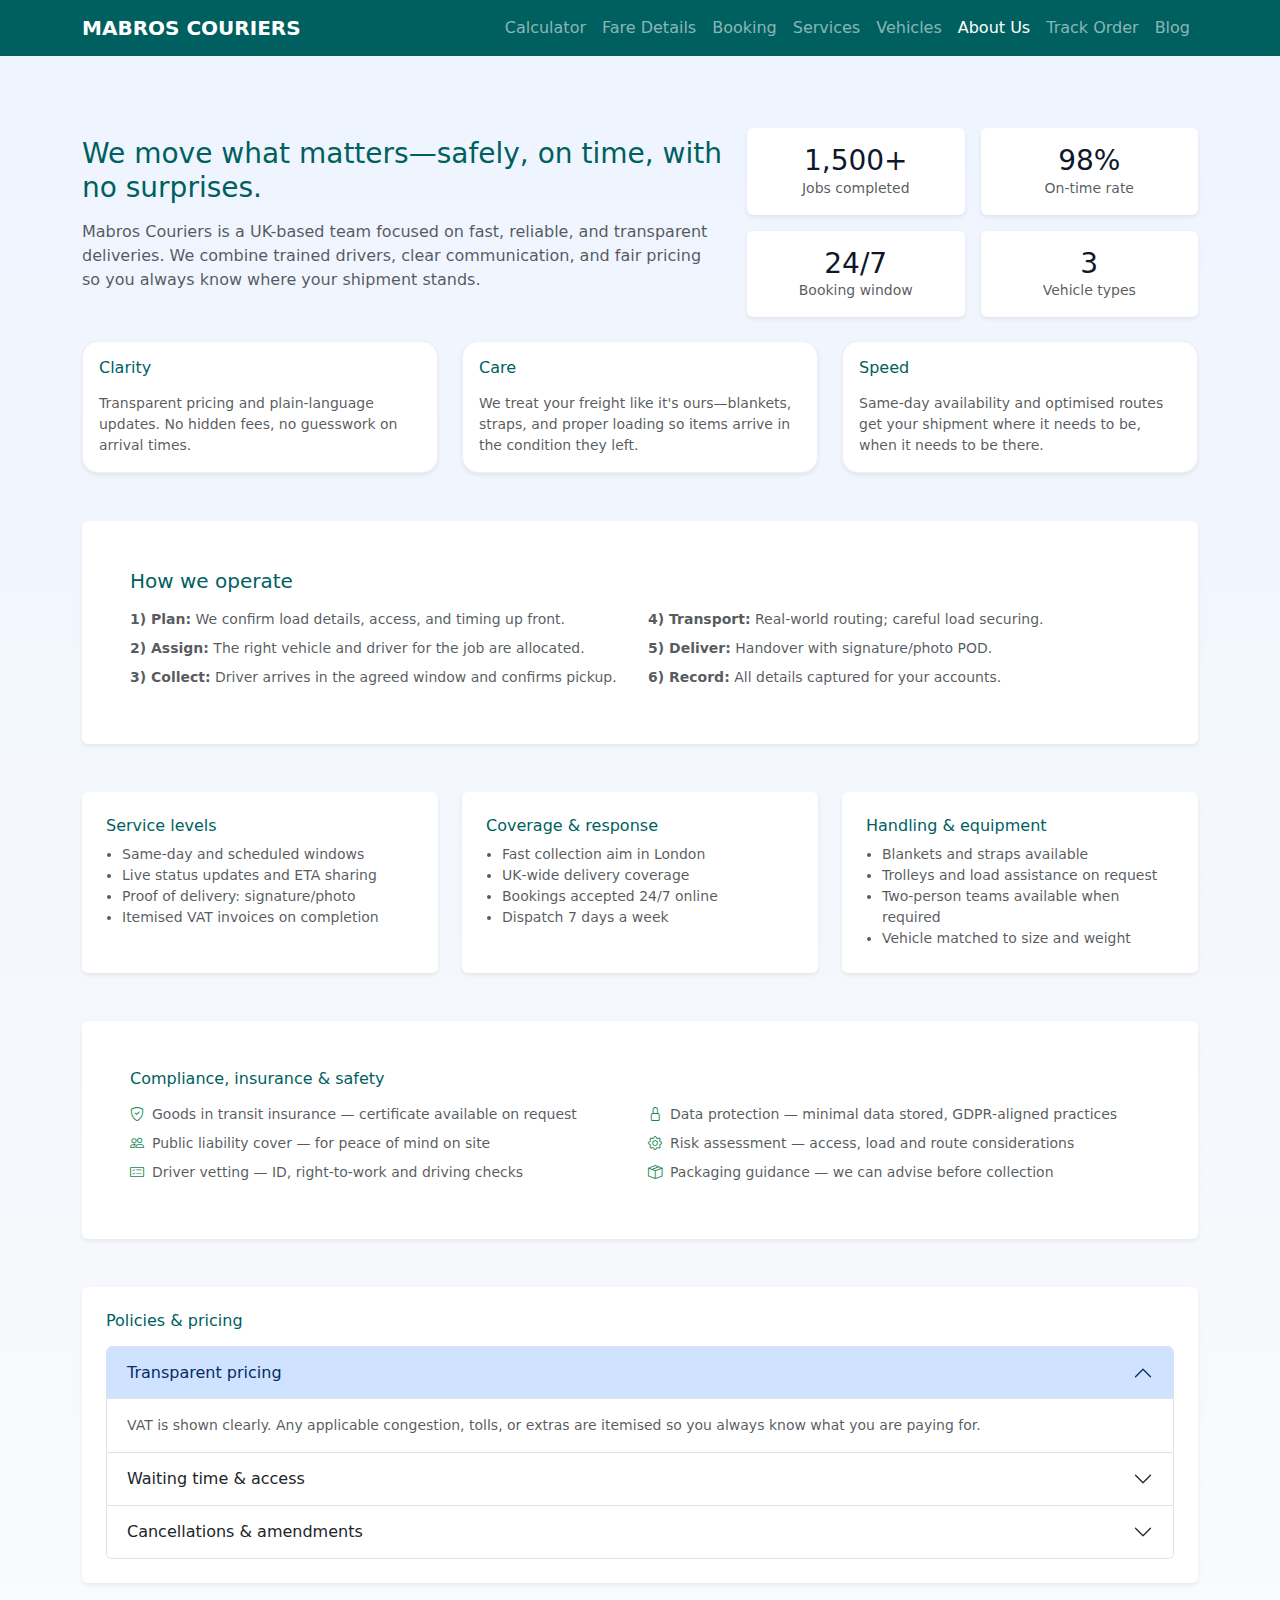
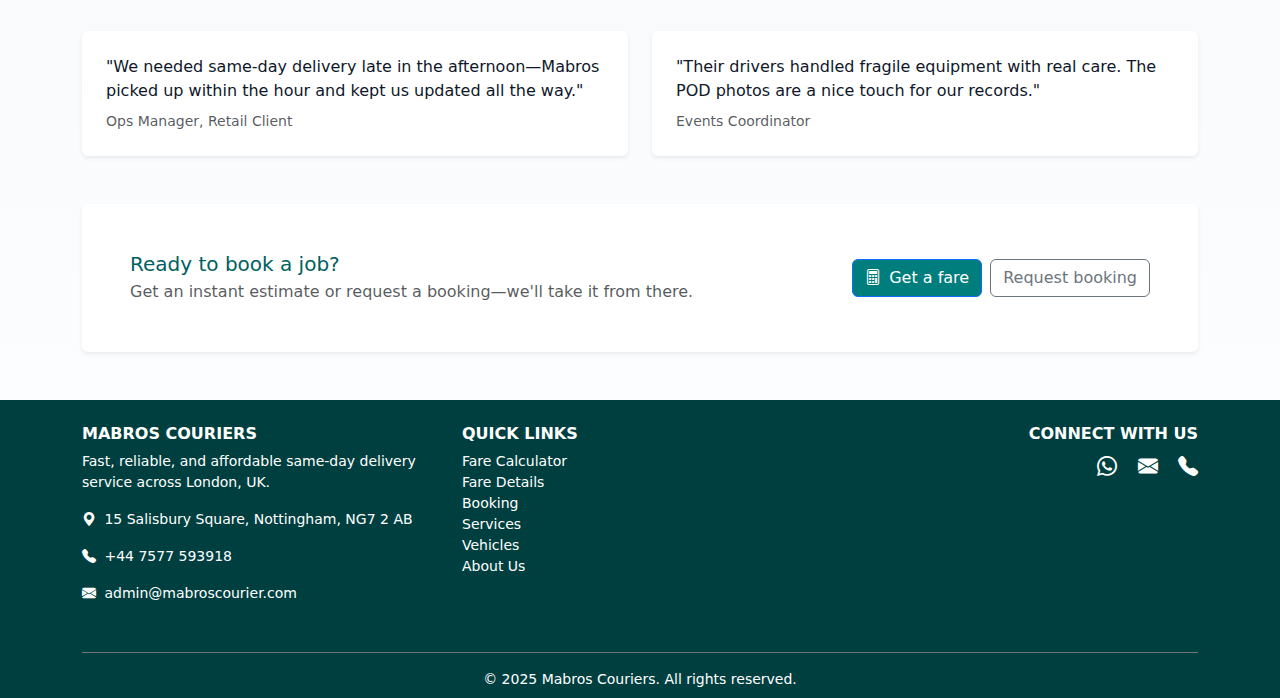
<file: public/about.html>
<!DOCTYPE html>
<html lang="en">
<head>
  <meta charset="UTF-8">
  <meta name="viewport" content="width=device-width, initial-scale=1.0">
  <title>About Us • Mabros Couriers</title>
  <link href="https://cdn.jsdelivr.net/npm/bootstrap@5.3.3/dist/css/bootstrap.min.css" rel="stylesheet">
  <link rel="stylesheet" href="https://cdn.jsdelivr.net/npm/bootstrap-icons@1.11.3/font/bootstrap-icons.css">
  <link rel="stylesheet" href="styles.css">
  
  
</head>
<body style="background-color: #FFFDEB;">
  

  <!-- Navbar -->
  <nav class="navbar navbar-expand-lg navbar-dark fixed-top" style="background-color: #005F5F;">
    <div class="container">
      <a class="navbar-brand fw-semibold text-uppercase" href="index.html">MABROS COURIERS</a>
      <button class="navbar-toggler" type="button" data-bs-toggle="collapse" data-bs-target="#navMain"><span class="navbar-toggler-icon"></span></button>
      <div id="navMain" class="collapse navbar-collapse">
        <ul class="navbar-nav ms-auto">
          <li class="nav-item"><a class="nav-link" href="index.html">Calculator</a></li>
          <li class="nav-item"><a class="nav-link" href="fareDetails.html">Fare Details</a></li>
          <li class="nav-item"><a class="nav-link" href="bookingForm.html">Booking</a></li>
          <li class="nav-item"><a class="nav-link" href="services.html">Services</a></li>
          <li class="nav-item"><a class="nav-link" href="vehicles.html">Vehicles</a></li>
          <li class="nav-item"><a class="nav-link active" href="about.html">About Us</a></li>
          <li class="nav-item"><a class="nav-link" href="track.html">Track Order</a></li>
          <li class="nav-item"><a class="nav-link" href="blog.html">Blog</a></li>
        </ul>
      </div>
    </div>
  </nav>

  <main class="container py-4 py-md-5" style="margin-top: 80px;">
    <!-- Intro -->
    <div class="row g-4 align-items-center mb-4">
      <div class="col-lg-7">
        <h1 class="h3 mb-3" style="color: #005F5F;">We move what matters—safely, on time, with no surprises.</h1>
        <p class="text-muted">Mabros Couriers is a UK-based team focused on fast, reliable, and transparent deliveries. We combine trained drivers, clear communication, and fair pricing so you always know where your shipment stands.</p>
      </div>
      <div class="col-lg-5">
        <div class="row row-cols-2 g-3">
          <div class="col">
            <div class="p-3 bg-white rounded shadow-sm text-center">
              <div class="h3 mb-0">1,500+</div>
              <div class="small text-muted">Jobs completed</div>
            </div>
          </div>
          <div class="col">
            <div class="p-3 bg-white rounded shadow-sm text-center">
              <div class="h3 mb-0">98%</div>
              <div class="small text-muted">On-time rate</div>
            </div>
          </div>
          <div class="col">
            <div class="p-3 bg-white rounded shadow-sm text-center">
              <div class="h3 mb-0">24/7</div>
              <div class="small text-muted">Booking window</div>
            </div>
          </div>
          <div class="col">
            <div class="p-3 bg-white rounded shadow-sm text-center">
              <div class="h3 mb-0">3</div>
              <div class="small text-muted">Vehicle types</div>
            </div>
          </div>
        </div>
      </div>
    </div>

    <!-- What we stand for -->
    <section class="mb-5">
      <div class="row g-4">
        <div class="col-md-4">
          <div class="card h-100 shadow-sm">
            <div class="card-body">
              <h3 class="h6 mb-3" style="color: #005F5F;">Clarity</h3>
              <p class="text-muted small mb-0">Transparent pricing and plain-language updates. No hidden fees, no guesswork on arrival times.</p>
            </div>
          </div>
        </div>
        <div class="col-md-4">
          <div class="card h-100 shadow-sm">
            <div class="card-body">
              <h3 class="h6 mb-3" style="color: #005F5F;">Care</h3>
              <p class="text-muted small mb-0">We treat your freight like it's ours—blankets, straps, and proper loading so items arrive in the condition they left.</p>
            </div>
          </div>
        </div>
        <div class="col-md-4">
          <div class="card h-100 shadow-sm">
            <div class="card-body">
              <h3 class="h6 mb-3" style="color: #005F5F;">Speed</h3>
              <p class="text-muted small mb-0">Same-day availability and optimised routes get your shipment where it needs to be, when it needs to be there.</p>
            </div>
          </div>
        </div>
      </div>
    </section>

    <!-- Timeline / how we operate -->
    <section class="mb-5">
      <div class="p-4 p-md-5 bg-white rounded shadow-sm">
        <h2 class="h5 mb-3" style="color: #005F5F;">How we operate</h2>
        <div class="row g-3">
          <div class="col-md-6">
            <ul class="list-unstyled small text-muted mb-0">
              <li class="mb-2"><strong>1) Plan:</strong> We confirm load details, access, and timing up front.</li>
              <li class="mb-2"><strong>2) Assign:</strong> The right vehicle and driver for the job are allocated.</li>
              <li class="mb-2"><strong>3) Collect:</strong> Driver arrives in the agreed window and confirms pickup.</li>
            </ul>
          </div>
          <div class="col-md-6">
            <ul class="list-unstyled small text-muted mb-0">
              <li class="mb-2"><strong>4) Transport:</strong> Real-world routing; careful load securing.</li>
              <li class="mb-2"><strong>5) Deliver:</strong> Handover with signature/photo POD.</li>
              <li class="mb-2"><strong>6) Record:</strong> All details captured for your accounts.</li>
            </ul>
          </div>
        </div>
      </div>
    </section>

    <!-- Operational standards -->
    <section class="mb-5">
      <div class="row g-4">
        <div class="col-md-4">
          <div class="p-4 bg-white rounded shadow-sm h-100">
            <h3 class="h6 mb-2" style="color:#005F5F;">Service levels</h3>
            <ul class="small text-muted mb-0 ps-3">
              <li>Same‑day and scheduled windows</li>
              <li>Live status updates and ETA sharing</li>
              <li>Proof of delivery: signature/photo</li>
              <li>Itemised VAT invoices on completion</li>
            </ul>
          </div>
        </div>
        <div class="col-md-4">
          <div class="p-4 bg-white rounded shadow-sm h-100">
            <h3 class="h6 mb-2" style="color:#005F5F;">Coverage & response</h3>
            <ul class="small text-muted mb-0 ps-3">
              <li>Fast collection aim in London</li>
              <li>UK‑wide delivery coverage</li>
              <li>Bookings accepted 24/7 online</li>
              <li>Dispatch 7 days a week</li>
            </ul>
          </div>
        </div>
        <div class="col-md-4">
          <div class="p-4 bg-white rounded shadow-sm h-100">
            <h3 class="h6 mb-2" style="color:#005F5F;">Handling & equipment</h3>
            <ul class="small text-muted mb-0 ps-3">
              <li>Blankets and straps available</li>
              <li>Trolleys and load assistance on request</li>
              <li>Two‑person teams available when required</li>
              <li>Vehicle matched to size and weight</li>
            </ul>
          </div>
        </div>
      </div>
    </section>

    <!-- Compliance, insurance & safety -->
    <section class="mb-5">
      <div class="p-4 p-md-5 bg-white rounded shadow-sm">
        <h3 class="h6 mb-3" style="color:#005F5F;">Compliance, insurance & safety</h3>
        <div class="row g-3">
          <div class="col-md-6">
            <ul class="list-unstyled small text-muted mb-0">
              <li class="mb-2"><i class="bi bi-shield-check text-success me-2"></i>Goods in transit insurance — certificate available on request</li>
              <li class="mb-2"><i class="bi bi-people text-success me-2"></i>Public liability cover — for peace of mind on site</li>
              <li class="mb-2"><i class="bi bi-card-checklist text-success me-2"></i>Driver vetting — ID, right‑to‑work and driving checks</li>
            </ul>
          </div>
          <div class="col-md-6">
            <ul class="list-unstyled small text-muted mb-0">
              <li class="mb-2"><i class="bi bi-lock text-success me-2"></i>Data protection — minimal data stored, GDPR‑aligned practices</li>
              <li class="mb-2"><i class="bi bi-gear text-success me-2"></i>Risk assessment — access, load and route considerations</li>
              <li class="mb-2"><i class="bi bi-box-seam text-success me-2"></i>Packaging guidance — we can advise before collection</li>
            </ul>
          </div>
        </div>
      </div>
    </section>

    <!-- Policies & pricing -->
    <section class="mb-5">
      <div class="p-4 bg-white rounded shadow-sm">
        <h3 class="h6 mb-3" style="color:#005F5F;">Policies & pricing</h3>
        <div class="accordion" id="aboutPolicies">
          <div class="accordion-item">
            <h2 class="accordion-header" id="pol1h">
              <button class="accordion-button" type="button" data-bs-toggle="collapse" data-bs-target="#pol1">Transparent pricing</button>
            </h2>
            <div id="pol1" class="accordion-collapse collapse show" data-bs-parent="#aboutPolicies">
              <div class="accordion-body small text-muted">
                VAT is shown clearly. Any applicable congestion, tolls, or extras are itemised so you always know what you are paying for.
              </div>
            </div>
          </div>
          <div class="accordion-item">
            <h2 class="accordion-header" id="pol2h">
              <button class="accordion-button collapsed" type="button" data-bs-toggle="collapse" data-bs-target="#pol2">Waiting time & access</button>
            </h2>
            <div id="pol2" class="accordion-collapse collapse" data-bs-parent="#aboutPolicies">
              <div class="accordion-body small text-muted">
                If delays or access constraints arise, we’ll communicate promptly and agree next steps before any waiting time or assistance charges are applied.
              </div>
            </div>
          </div>
          <div class="accordion-item">
            <h2 class="accordion-header" id="pol3h">
              <button class="accordion-button collapsed" type="button" data-bs-toggle="collapse" data-bs-target="#pol3">Cancellations & amendments</button>
            </h2>
            <div id="pol3" class="accordion-collapse collapse" data-bs-parent="#aboutPolicies">
              <div class="accordion-body small text-muted">
                Plans change — tell us as early as possible and we’ll re‑schedule where we can. Any fees are kept transparent and proportional to notice given.
              </div>
            </div>
          </div>
        </div>
      </div>
    </section>

    <!-- Light testimonial-style strip (placeholder copy) -->
    <section class="mb-5">
      <div class="row g-4">
        <div class="col-md-6">
          <div class="p-4 bg-white rounded shadow-sm h-100">
            <p class="mb-2">"We needed same-day delivery late in the afternoon—Mabros picked up within the hour and kept us updated all the way."</p>
            <div class="small text-muted">Ops Manager, Retail Client</div>
          </div>
        </div>
        <div class="col-md-6">
          <div class="p-4 bg-white rounded shadow-sm h-100">
            <p class="mb-2">"Their drivers handled fragile equipment with real care. The POD photos are a nice touch for our records."</p>
            <div class="small text-muted">Events Coordinator</div>
          </div>
        </div>
      </div>
    </section>

    <!-- Bottom CTA -->
    <section>
      <div class="p-4 p-md-5 bg-white rounded shadow-sm d-flex flex-column flex-md-row align-items-center justify-content-between">
        <div class="mb-3 mb-md-0">
          <h3 class="h5 mb-1" style="color: #005F5F;">Ready to book a job?</h3>
          <p class="text-muted mb-0">Get an instant estimate or request a booking—we'll take it from there.</p>
        </div>
        <div class="d-flex gap-2">
          <a href="index.html" class="btn btn-primary" style="background-color: #007D7D;"><i class="bi bi-calculator me-2"></i>Get a fare</a>
          <a href="bookingForm.html" class="btn btn-outline-secondary">Request booking</a>
        </div>
      </div>
    </section>
  </main>

  <!-- Footer -->
  <footer class="text-white pt-4 pb-2" style="background-color: #003F3F;">
    <div class="container text-center text-md-start small">
      <div class="row">
        <!-- Company Info -->
        <div class="col-md-4 mb-3">
          <h6 class="text-uppercase fw-bold">Mabros Couriers</h6>
          <p>Fast, reliable, and affordable same-day delivery service across London, UK.</p>
          <p><i class="bi bi-geo-alt-fill me-1"></i> 15 Salisbury Square, Nottingham, NG7 2 AB</p>
          <p><i class="bi bi-telephone-fill me-1"></i> <a href="tel:+447577593918" class="text-white text-decoration-none">+44 7577 593918</a></p>
          <p><i class="bi bi-envelope-fill me-1"></i> <a href="mailto:admin@mabroscourier.com" class="text-white text-decoration-none">admin@mabroscourier.com</a></p>
        </div>

        <!-- Quick Links -->
        <div class="col-md-4 mb-3">
          <h6 class="text-uppercase fw-bold">Quick Links</h6>
          <ul class="list-unstyled">
            <li><a href="calculator.html" class="text-white text-decoration-none">Fare Calculator</a></li>
            <li><a href="fareDetails.html" class="text-white text-decoration-none">Fare Details</a></li>
            <li><a href="booking.html" class="text-white text-decoration-none">Booking</a></li>
            <li><a href="services.html" class="text-white text-decoration-none">Services</a></li>
            <li><a href="vehicles.html" class="text-white text-decoration-none">Vehicles</a></li>
            <li><a href="about.html" class="text-white text-decoration-none">About Us</a></li>
          </ul>
        </div>

        <!-- Social / Contact Icons -->
        <div class="col-md-4 mb-3 text-md-end text-center">
          <h6 class="text-uppercase fw-bold">Connect with Us</h6>
          <a href="https://wa.me/447577593918" target="_blank" class="text-white fs-5 me-3"><i class="bi bi-whatsapp"></i></a>
          <a href="mailto:admin@mabroscourier.com" class="text-white fs-5 me-3"><i class="bi bi-envelope-fill"></i></a>
          <a href="tel:+447577593918" class="text-white fs-5"><i class="bi bi-telephone-fill"></i></a>
        </div>
      </div>

      <!-- Bottom -->
      <div class="text-center mt-3 pt-3 border-top border-secondary">
        &copy; 2025 Mabros Couriers. All rights reserved.
      </div>
    </div>
  </footer>

  <script src="https://cdn.jsdelivr.net/npm/bootstrap@5.3.3/dist/js/bootstrap.bundle.min.js"></script>
</body>
</html>
</file>
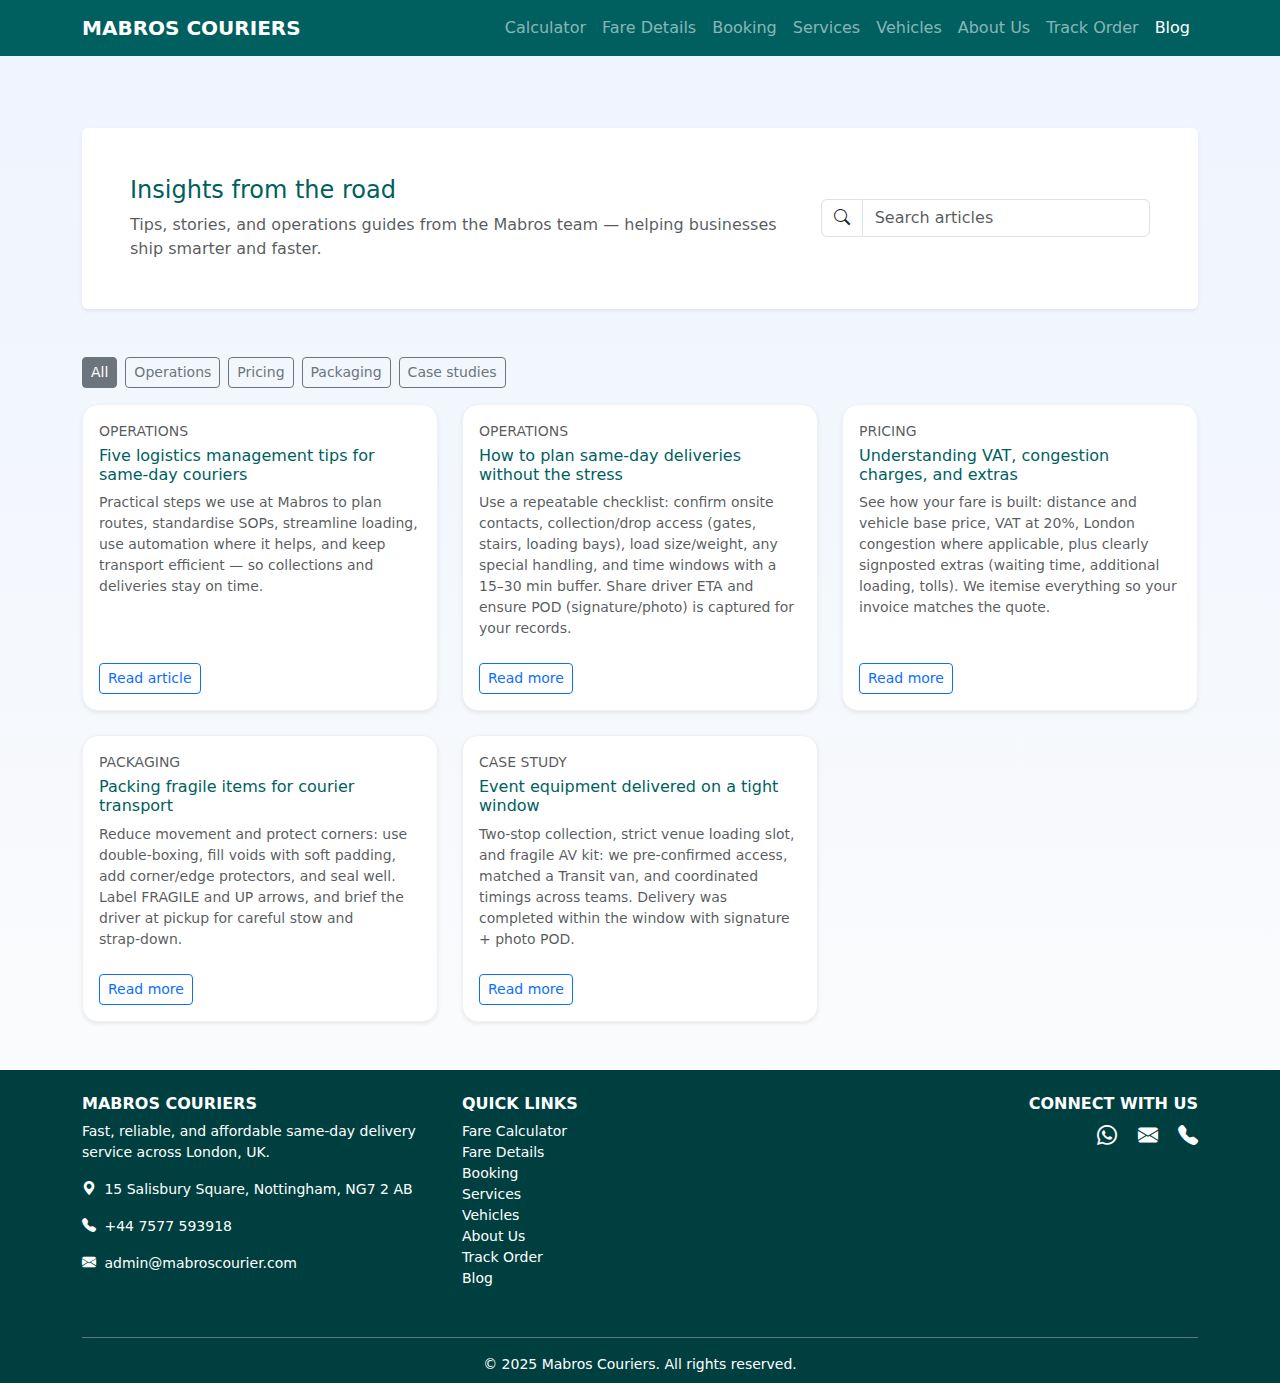
<file: public/blog.html>
<!DOCTYPE html>
<html lang="en">
<head>
  <meta charset="UTF-8">
  <meta name="viewport" content="width=device-width, initial-scale=1.0">
  <title>Blog • Mabros Couriers</title>
  <link href="https://cdn.jsdelivr.net/npm/bootstrap@5.3.3/dist/css/bootstrap.min.css" rel="stylesheet">
  <link rel="stylesheet" href="https://cdn.jsdelivr.net/npm/bootstrap-icons@1.11.3/font/bootstrap-icons.css">
  <link rel="stylesheet" href="styles.css">
  
  
</head>
<body style="background-color:#FFFDEB;">
  

  <!-- Navbar -->
  <nav class="navbar navbar-expand-lg navbar-dark fixed-top" style="background-color:#005F5F;">
    <div class="container">
      <a class="navbar-brand fw-semibold text-uppercase" href="index.html">MABROS COURIERS</a>
      <button class="navbar-toggler" type="button" data-bs-toggle="collapse" data-bs-target="#navMain"><span class="navbar-toggler-icon"></span></button>
      <div id="navMain" class="collapse navbar-collapse">
        <ul class="navbar-nav ms-auto">
          <li class="nav-item"><a class="nav-link" href="index.html">Calculator</a></li>
          <li class="nav-item"><a class="nav-link" href="fareDetails.html">Fare Details</a></li>
          <li class="nav-item"><a class="nav-link" href="bookingForm.html">Booking</a></li>
          <li class="nav-item"><a class="nav-link" href="services.html">Services</a></li>
          <li class="nav-item"><a class="nav-link" href="vehicles.html">Vehicles</a></li>
          <li class="nav-item"><a class="nav-link" href="about.html">About Us</a></li>
          <li class="nav-item"><a class="nav-link" href="track.html">Track Order</a></li>
          <li class="nav-item"><a class="nav-link active" href="blog.html">Blog</a></li>
        </ul>
      </div>
    </div>
  </nav>

  <main class="container" style="margin-top: 80px;">
    <!-- Hero -->
    <section class="py-4 py-md-5">
      <div class="p-4 p-md-5 bg-white rounded shadow-sm">
        <div class="row g-3 align-items-center">
          <div class="col-lg-8">
            <h1 class="h4 mb-2" style="color:#005F5F;">Insights from the road</h1>
            <p class="text-muted mb-0">Tips, stories, and operations guides from the Mabros team — helping businesses ship smarter and faster.</p>
          </div>
          <div class="col-lg-4">
            <div class="input-group">
              <span class="input-group-text bg-white"><i class="bi bi-search"></i></span>
              <input type="text" id="blogSearch" class="form-control" placeholder="Search articles">
            </div>
          </div>
        </div>
      </div>
    </section>

    <!-- Filters -->
    <section class="mb-3">
      <div class="d-flex flex-wrap gap-2">
        <button class="btn btn-sm btn-outline-secondary active" data-filter="all">All</button>
        <button class="btn btn-sm btn-outline-secondary" data-filter="operations">Operations</button>
        <button class="btn btn-sm btn-outline-secondary" data-filter="pricing">Pricing</button>
        <button class="btn btn-sm btn-outline-secondary" data-filter="packaging">Packaging</button>
        <button class="btn btn-sm btn-outline-secondary" data-filter="case-study">Case studies</button>
      </div>
    </section>

    <!-- Posts grid -->
    <section class="pb-5">
      <div id="postsGrid" class="row g-4">
        <!-- Post card template examples -->
        <div class="col-md-6 col-lg-4" data-tags="operations">
          <div class="card h-100 shadow-sm">
            <div class="card-body d-flex flex-column">
              <div class="small text-uppercase text-muted mb-1">Operations</div>
              <h2 class="h6" style="color:#005F5F;">Five logistics management tips for same‑day couriers</h2>
              <p class="small text-muted flex-grow-1">Practical steps we use at Mabros to plan routes, standardise SOPs, streamline loading, use automation where it helps, and keep transport efficient — so collections and deliveries stay on time.</p>
              <a class="btn btn-sm btn-outline-primary mt-2 align-self-start" href="blog/five-tips.html">Read article</a>
            </div>
          </div>
        </div>
        <div class="col-md-6 col-lg-4" data-tags="operations">
          <div class="card h-100 shadow-sm">
            <div class="card-body d-flex flex-column">
              <div class="small text-uppercase text-muted mb-1">Operations</div>
              <h2 class="h6" style="color:#005F5F;">How to plan same‑day deliveries without the stress</h2>
              <p class="small text-muted flex-grow-1">Use a repeatable checklist: confirm onsite contacts, collection/drop access (gates, stairs, loading bays), load size/weight, any special handling, and time windows with a 15–30 min buffer. Share driver ETA and ensure POD (signature/photo) is captured for your records.</p>
              <button class="btn btn-sm btn-outline-primary mt-2 align-self-start" data-post="1" data-bs-toggle="modal" data-bs-target="#postModal">Read more</button>
            </div>
          </div>
        </div>
        <div class="col-md-6 col-lg-4" data-tags="pricing">
          <div class="card h-100 shadow-sm">
            <div class="card-body d-flex flex-column">
              <div class="small text-uppercase text-muted mb-1">Pricing</div>
              <h2 class="h6" style="color:#005F5F;">Understanding VAT, congestion charges, and extras</h2>
              <p class="small text-muted flex-grow-1">See how your fare is built: distance and vehicle base price, VAT at 20%, London congestion where applicable, plus clearly signposted extras (waiting time, additional loading, tolls). We itemise everything so your invoice matches the quote.</p>
              <button class="btn btn-sm btn-outline-primary mt-2 align-self-start" data-post="2" data-bs-toggle="modal" data-bs-target="#postModal">Read more</button>
            </div>
          </div>
        </div>
        <div class="col-md-6 col-lg-4" data-tags="packaging">
          <div class="card h-100 shadow-sm">
            <div class="card-body d-flex flex-column">
              <div class="small text-uppercase text-muted mb-1">Packaging</div>
              <h2 class="h6" style="color:#005F5F;">Packing fragile items for courier transport</h2>
              <p class="small text-muted flex-grow-1">Reduce movement and protect corners: use double‑boxing, fill voids with soft padding, add corner/edge protectors, and seal well. Label FRAGILE and UP arrows, and brief the driver at pickup for careful stow and strap‑down.</p>
              <button class="btn btn-sm btn-outline-primary mt-2 align-self-start" data-post="3" data-bs-toggle="modal" data-bs-target="#postModal">Read more</button>
            </div>
          </div>
        </div>
        <div class="col-md-6 col-lg-4" data-tags="case-study">
          <div class="card h-100 shadow-sm">
            <div class="card-body d-flex flex-column">
              <div class="small text-uppercase text-muted mb-1">Case study</div>
              <h2 class="h6" style="color:#005F5F;">Event equipment delivered on a tight window</h2>
              <p class="small text-muted flex-grow-1">Two‑stop collection, strict venue loading slot, and fragile AV kit: we pre‑confirmed access, matched a Transit van, and coordinated timings across teams. Delivery was completed within the window with signature + photo POD.</p>
              <button class="btn btn-sm btn-outline-primary mt-2 align-self-start" data-post="4" data-bs-toggle="modal" data-bs-target="#postModal">Read more</button>
            </div>
          </div>
        </div>
      </div>
    </section>
  </main>

  <!-- Footer -->
  <footer class="text-white pt-4 pb-2" style="background-color: #003F3F;">
    <div class="container text-center text-md-start small">
      <div class="row">
        <div class="col-md-4 mb-3">
          <h6 class="text-uppercase fw-bold">Mabros Couriers</h6>
          <p>Fast, reliable, and affordable same-day delivery service across London, UK.</p>
          <p><i class="bi bi-geo-alt-fill me-1"></i> 15 Salisbury Square, Nottingham, NG7 2 AB</p>
          <p><i class="bi bi-telephone-fill me-1"></i> <a href="tel:+447577593918" class="text-white text-decoration-none">+44 7577 593918</a></p>
          <p><i class="bi bi-envelope-fill me-1"></i> <a href="mailto:admin@mabroscourier.com" class="text-white text-decoration-none">admin@mabroscourier.com</a></p>
        </div>
        <div class="col-md-4 mb-3">
          <h6 class="text-uppercase fw-bold">Quick Links</h6>
          <ul class="list-unstyled">
            <li><a href="index.html" class="text-white text-decoration-none">Fare Calculator</a></li>
            <li><a href="fareDetails.html" class="text-white text-decoration-none">Fare Details</a></li>
            <li><a href="bookingForm.html" class="text-white text-decoration-none">Booking</a></li>
            <li><a href="services.html" class="text-white text-decoration-none">Services</a></li>
            <li><a href="vehicles.html" class="text-white text-decoration-none">Vehicles</a></li>
            <li><a href="about.html" class="text-white text-decoration-none">About Us</a></li>
            <li><a href="track.html" class="text-white text-decoration-none">Track Order</a></li>
            <li><a href="blog.html" class="text-white text-decoration-none">Blog</a></li>
          </ul>
        </div>
        <div class="col-md-4 mb-3 text-md-end text-center">
          <h6 class="text-uppercase fw-bold">Connect with Us</h6>
          <a href="https://wa.me/447577593918" target="_blank" class="text-white fs-5 me-3"><i class="bi bi-whatsapp"></i></a>
          <a href="mailto:admin@mabroscourier.com" class="text-white fs-5 me-3"><i class="bi bi-envelope-fill"></i></a>
          <a href="tel:+447577593918" class="text-white fs-5"><i class="bi bi-telephone-fill"></i></a>
        </div>
      </div>
      <div class="text-center mt-3 pt-3 border-top border-secondary">&copy; 2025 Mabros Couriers. All rights reserved.</div>
    </div>
  </footer>

  <!-- Post modal -->
  <div class="modal fade" id="postModal" tabindex="-1" aria-hidden="true">
    <div class="modal-dialog modal-lg modal-dialog-centered">
      <div class="modal-content">
        <div class="modal-header">
          <h5 class="modal-title" id="postTitle">Post</h5>
          <button type="button" class="btn-close" data-bs-dismiss="modal" aria-label="Close"></button>
        </div>
        <div class="modal-body">
          <img id="postImage" class="img-fluid rounded mb-3 d-none" alt="">
          <div id="postContent" class="small text-muted">Loading…</div>
        </div>
        <div class="modal-footer">
          <button type="button" class="btn btn-secondary" data-bs-dismiss="modal">Close</button>
        </div>
      </div>
    </div>
  </div>

  <script src="https://cdn.jsdelivr.net/npm/bootstrap@5.3.3/dist/js/bootstrap.bundle.min.js"></script>
  <script>
    // Simple client-side search & filter
    (function(){
      var grid = document.getElementById('postsGrid');
      var search = document.getElementById('blogSearch');
      var filterBtns = Array.prototype.slice.call(document.querySelectorAll('[data-filter]'));
      function apply(){
        var q = (search && search.value || '').toLowerCase();
        var active = (filterBtns.find(function(b){ return b.classList.contains('active'); }) || {}).getAttribute && filterBtns.find(function(b){ return b.classList.contains('active'); }).getAttribute('data-filter') || 'all';
        Array.prototype.slice.call(grid.children).forEach(function(col){
          var tags = (col.getAttribute('data-tags') || '').toLowerCase();
          var text = (col.textContent || '').toLowerCase();
          var matchTag = active === 'all' || tags.indexOf(active) !== -1;
          var matchText = !q || text.indexOf(q) !== -1;
          col.style.display = (matchTag && matchText) ? '' : 'none';
        });
      }
      filterBtns.forEach(function(btn){
        btn.addEventListener('click', function(){
          filterBtns.forEach(function(b){ b.classList.remove('active'); });
          btn.classList.add('active');
          apply();
        });
      });
      if (search) search.addEventListener('input', apply);
      apply();
    })();

    // Post content loader (demo)
    (function(){
      var posts = {
        '1': {
          title: 'How to plan same‑day deliveries without the stress',
          body: "Start with a mini‑brief you can reuse: (1) contacts at collection and delivery with phone numbers, (2) site access constraints (loading bays, stairs, lifts, gates, parking), (3) load dimensions/weight and special handling, (4) desired collection/delivery windows and any hard deadlines. Match the vehicle to the job and allow a 15–30 minute buffer for city traffic. Share the driver ETA, keep both ends updated, and ensure the driver captures a POD (signature or photo) so your team has clean records. Finish by reconciling details for invoicing — date/time, locations, vehicle, and any extras like waiting or additional loading."
        },
        '2': {
          title: 'Understanding VAT, congestion charges, and extras',
          body: "Every quote shows a clear breakdown: base fare (distance × vehicle), VAT at 20%, and location/time‑based surcharges where applicable (e.g., London congestion). Extras are applied transparently and only when agreed — waiting time for delays beyond the agreed window, additional loading/handball, stairs/long carries, tolls or ferry fees on certain routes. Your invoice mirrors the quote line‑by‑line so finance can reconcile quickly, with POD and job references attached."
        },
        '3': {
          title: 'Packing fragile items for courier transport',
          body: "For fragile goods, think restraint and protection. Double‑box where possible, filling voids with soft material so nothing shifts in transit. Add corner and edge protectors, reinforce seams with quality tape, and keep weight evenly distributed. Mark FRAGILE and UP arrows, and tell the driver at pickup so the load is stowed upright and strapped. For oversized or high‑value items, ask about blankets/straps or a larger van to avoid stacking pressure."
        },
        '4': {
          title: 'Event equipment delivered on a tight window',
          body: "The brief: collect AV equipment from two locations and deliver within a 30‑minute venue loading slot. Our approach: pre‑confirm access and contacts, stage the run in order, allocate a Transit van with straps/blankets, and coordinate live ETAs with both pickup sites and the venue. Outcome: both pickups completed on time, delivery within the slot, and signature + photo POD provided to the client’s production team for their records."
        },
        '5': {
          title: 'Five logistics management tips for same‑day couriers',
          image: 'images/blog-tips.jpg',
          body: (
            '<p>Logistics underpins every on‑time delivery. For a same‑day courier like Mabros, the goal is simple: reliable collections and accurate ETAs with clean proof of delivery. Here are five practical tips tailored to our model.</p>' +
            '<h6 class="mb-1">1) Make a proper plan</h6>' +
            '<p>Confirm the essentials up front: on‑site contacts, access constraints (bays, stairs, gates), load size/weight, and time windows. Build a reusable checklist so no step is missed, and allow a realistic buffer for city traffic.</p>' +
            '<h6 class="mb-1">2) Upgrade your SOPs</h6>' +
            '<p>Standardise how jobs are booked, dispatched, and closed. Examples: double‑check addresses and postcodes, display key policies for waiting time and loading, share a brief daily ops report, and ensure everyone knows roles and handoffs.</p>' +
            '<h6 class="mb-1">3) Optimise loading and staging</h6>' +
            '<p>Position freight to minimise handling, pre‑label items, and match vehicle to load to avoid re‑packs. For fragile goods, use padding, edge protection, and straps/blankets. This reduces damage risk and speeds turnarounds.</p>' +
            '<h6 class="mb-1">4) Adopt lightweight automation</h6>' +
            '<p>Use tools where they help: digital POD with photo/signature, automatic ETA sharing, address lookup, and template invoices with VAT. The aim is fewer manual steps, fewer errors, and faster customer updates.</p>' +
            '<h6 class="mb-1">5) Increase transport efficiency</h6>' +
            '<p>Pick safe, direct routes; factor in congestion windows; and avoid empty mileage by sensible sequencing. Pack efficiently to save space and weight while protecting goods. Review outcomes weekly to keep improving.</p>' +
            '<p class="mb-0"><strong>Bottom line:</strong> Small, repeatable improvements add up — better planning, clearer SOPs, smarter loading, light automation, and efficient routing keep your deliveries on time and customers satisfied.</p>'
          )
        }
      };
      document.querySelectorAll('[data-post]').forEach(function(btn){
        btn.addEventListener('click', function(){
          var id = btn.getAttribute('data-post');
          var p = posts[id];
          document.getElementById('postTitle').textContent = p ? p.title : 'Post';
          var content = document.getElementById('postContent');
          var img = document.getElementById('postImage');
          if (p && p.body && p.body.indexOf('<') !== -1) {
            content.innerHTML = p.body;
          } else {
            content.textContent = p ? p.body : '';
          }
          if (img) {
            if (p && p.image) { img.src = p.image; img.classList.remove('d-none'); img.alt = p.title || 'Post image'; }
            else { img.classList.add('d-none'); img.removeAttribute('src'); }
          }
        });
      });
    })();
  </script>
</body>
</html>
</file>
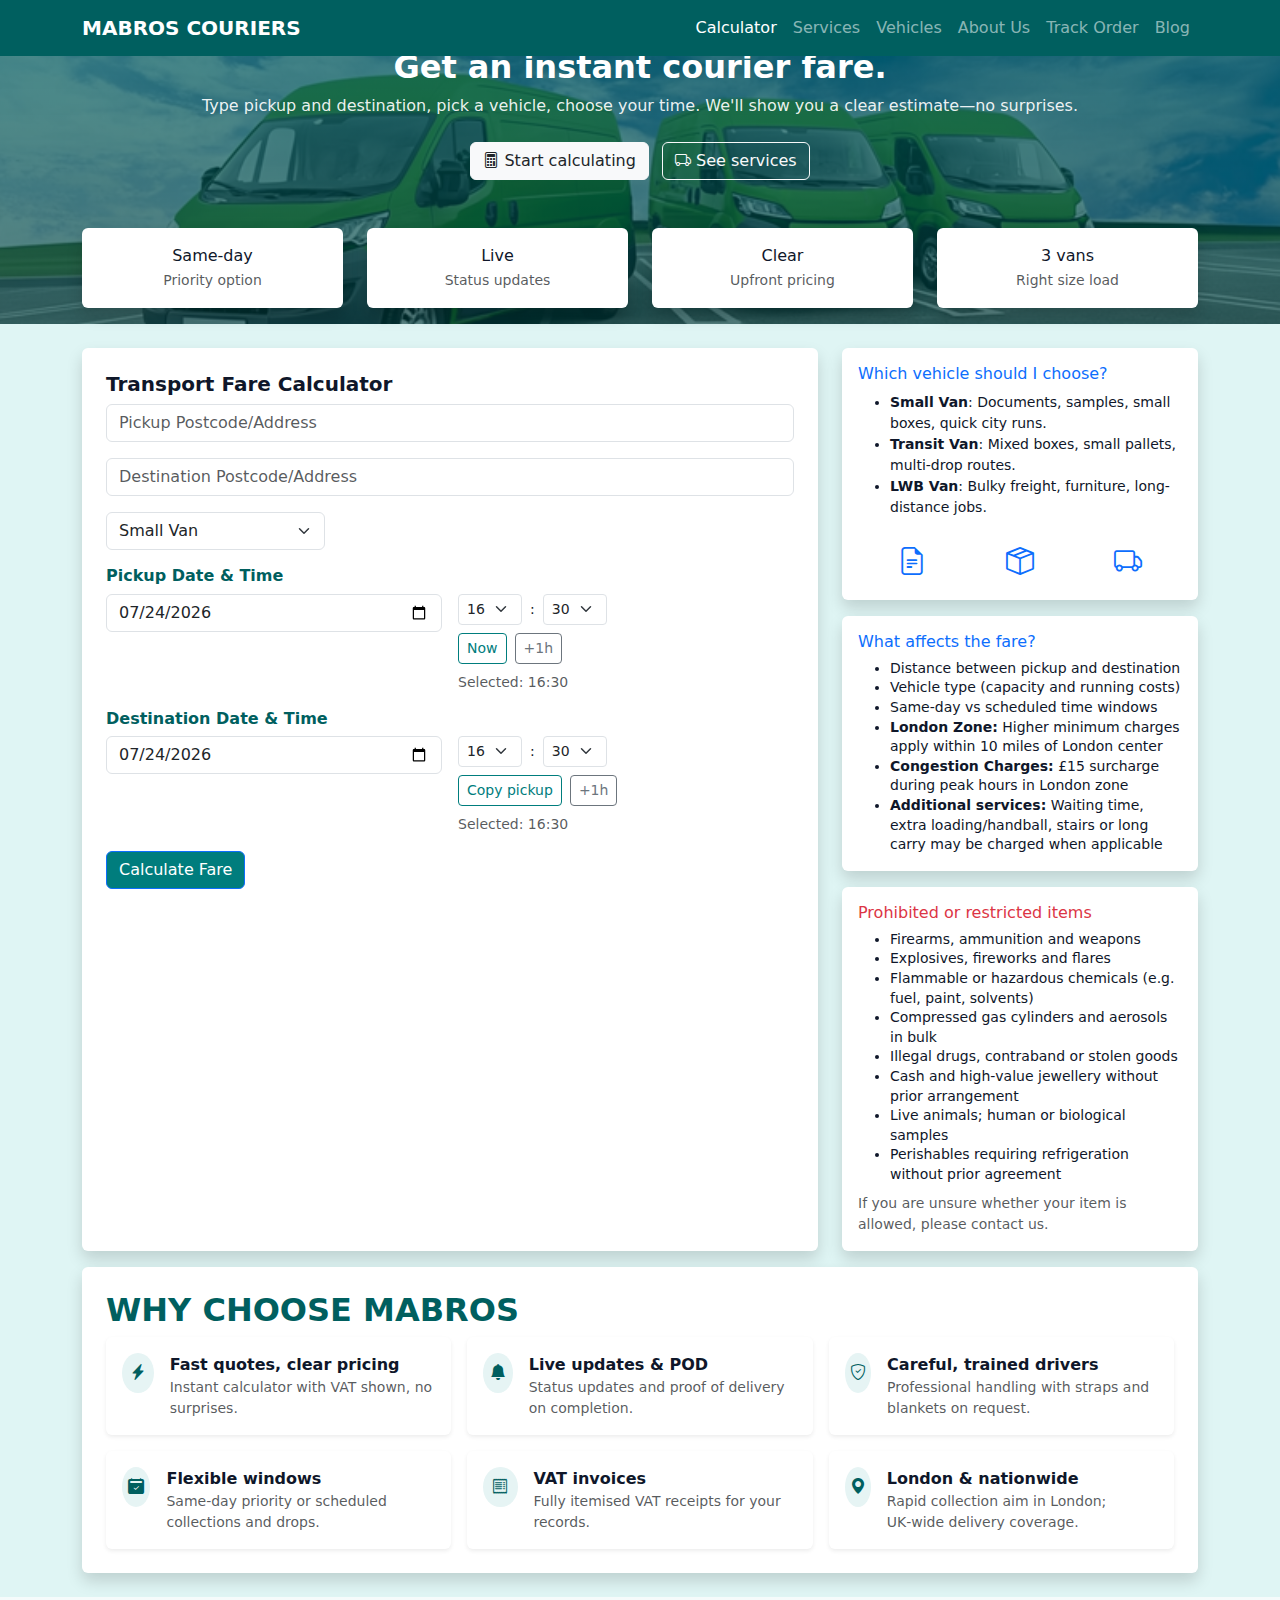
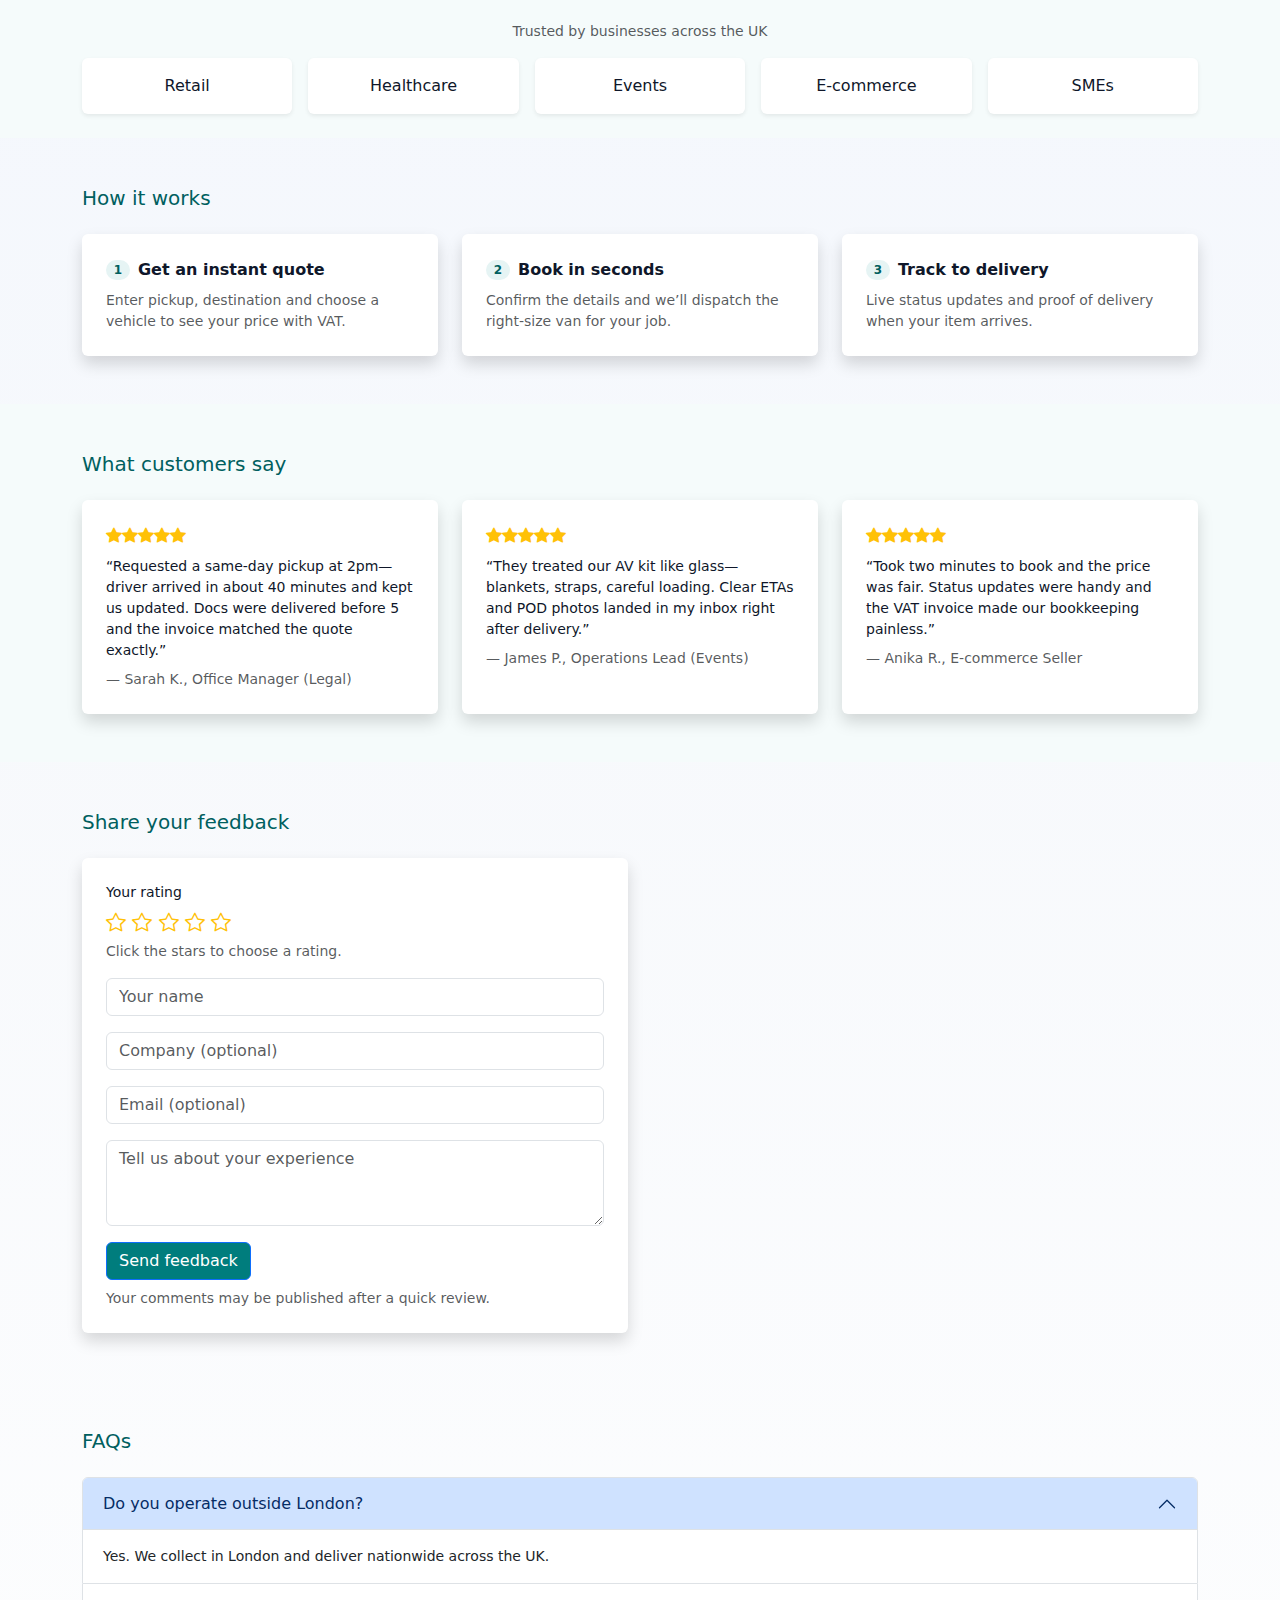
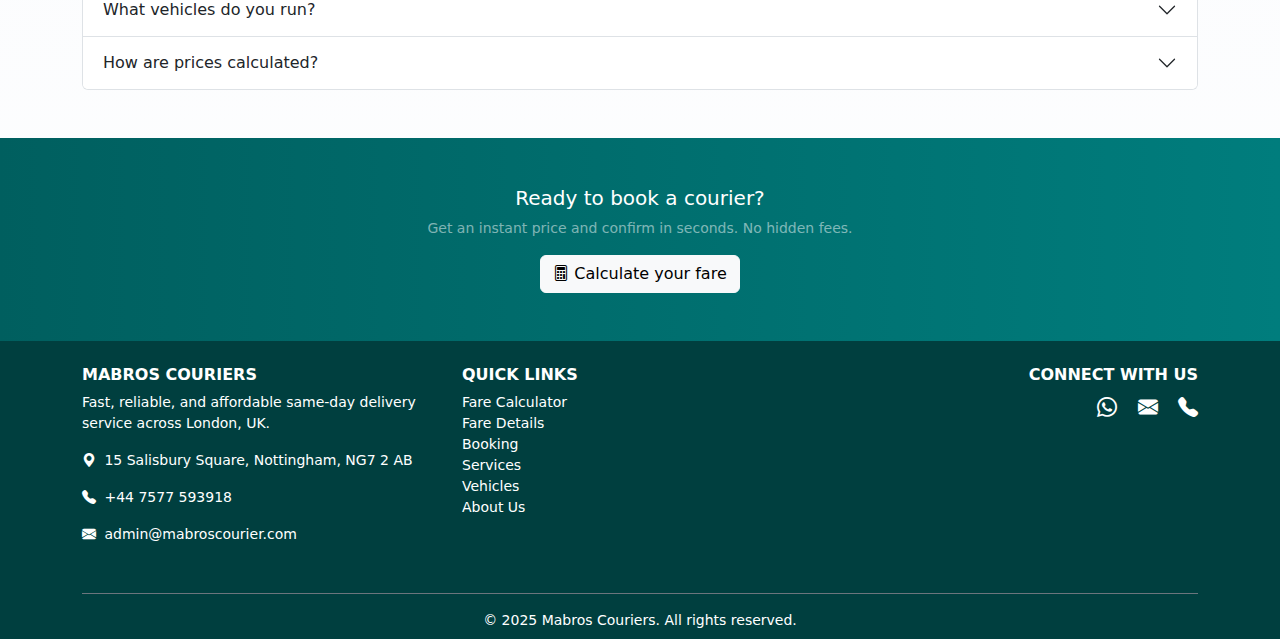
<file: public/fareDetails.html>
<!DOCTYPE html>
<html lang="en">

<head>
    <meta charset="UTF-8" />
    <meta name="viewport" content="width=device-width, initial-scale=1.0" />
    <title>Fare Details • Mabros Couriers</title>

    <link href="https://cdn.jsdelivr.net/npm/bootstrap@5.3.3/dist/css/bootstrap.min.css" rel="stylesheet">
    <link rel="stylesheet" href="https://cdn.jsdelivr.net/npm/bootstrap-icons@1.11.3/font/bootstrap-icons.css">
    <link rel="stylesheet" href="styles.css">


</head>

<body style="background-color: #FFFDEB;">


    <!-- Navbar -->
    <nav class="navbar navbar-expand-lg navbar-dark fixed-top" style="background-color: #005F5F;">
        <div class="container">
            <a class="navbar-brand fw-semibold text-uppercase" href="index.html">MABROS COURIERS</a>
            <button class="navbar-toggler" type="button" data-bs-toggle="collapse" data-bs-target="#navMain"><span
                    class="navbar-toggler-icon"></span></button>
            <div id="navMain" class="collapse navbar-collapse" id="navbarNav">
                <ul class="navbar-nav ms-auto">
                    <li class="nav-item"><a class="nav-link" href="index.html">Calculator</a></li>
                    <li class="nav-item" id="navFareDetails"><a class="nav-link active" href="fareDetails.html">Fare
                            Details</a></li>
                    <li class="nav-item" id="navBooking"><a class="nav-link" href="bookingForm.html">Booking</a></li>
                    <li class="nav-item"><a class="nav-link" href="services.html">Services</a></li>
                    <li class="nav-item"><a class="nav-link" href="vehicles.html">Vehicles</a></li>
                    <li class="nav-item"><a class="nav-link" href="about.html">About Us</a></li>
                    <li class="nav-item"><a class="nav-link" href="track.html">Track Order</a></li>
                    <li class="nav-item"><a class="nav-link" href="blog.html">Blog</a></li>
                </ul>
            </div>
        </div>
    </nav>
    <script>
        // Ensure these appear only when a quote exists
        (function () {
            var hasQuote = ['pickup', 'destination', 'vehicleType', 'totalFare'].every(function (k) { return !!localStorage.getItem(k); });
            if (!hasQuote) { window.location.href = 'index.html'; return; }
            // reveal
            var fd = document.getElementById('navFareDetails'); var bk = document.getElementById('navBooking');
            if (fd) fd.style.display = ''; if (bk) bk.style.display = '';
        })();
    </script>

    <!-- Header -->
    <header class="py-5 bg-white border-bottom" style="margin-top: 80px;">
        <div class="container">
            <div class="row align-items-center g-4">
                <div class="col-lg-8">
                    <h1 class="display-6 mb-2" style="color: #005F5F;">Review your fare and route.</h1>
                    <p class="lead text-muted mb-0">Check pickup, destination, vehicle, and estimated price. Ready to
                        go? Request your booking in one click.</p>
                </div>
            </div>
        </div>
    </header>

    <main class="container py-5">
        <script>
            (function () {
                try {
                    var keys = ["pickup", "destination", "vehicleType", "totalFare"]; var ok = keys.every(function (k) { return !!localStorage.getItem(k); });
                    if (!ok) { window.location.href = "index.html"; }
                } catch (e) { window.location.href = "index.html"; }
            })();
        </script>
        <div class="row g-4">
            <!-- Left column -->
            <div class="col-lg-8">
                <!-- Trip summary -->
                <div class="card mb-4 shadow-sm">
                    <div class="card-body">
                        <h2 class="h4 mb-3" style="color: #005F5F;">Trip summary</h2>
                        <div id="fareDetails" class="row gy-2">
                            <div id="pickupInfo" class="col-12"></div>
                            <div id="destinationInfo" class="col-12"></div>
                            <div id="fareInfo" class="col-12"></div>
                        </div>
                        <h3 id="fareResult" class="h5 mt-3" style="color: #005F5F;">Fare: £0.00</h3>
                        <div class="d-flex flex-wrap gap-2 mt-3">
                            <span class="badge bg-light text-dark border"><i
                                    class="bi bi-geo-alt-fill me-1"></i>Addresses confirmed</span>
                            <span class="badge bg-light text-dark border"><i class="bi bi-truck me-1"></i>Vehicle
                                selected</span>
                            <span class="badge bg-light text-dark border"><i class="bi bi-clock me-1"></i>Timing
                                confirmed</span>
                        </div>
                    </div>
                </div>


                <!-- Congestion Impact -->
                <div class="card mb-4 shadow-sm" id="congestionCard" style="display: none;">
                    <div class="card-body">
                        <h2 class="h6 mb-3" style="color: #005F5F;">
                            <i class="bi bi-exclamation-triangle me-2"></i>Congestion Impact
                        </h2>
                        <div id="congestionInfo" class="text-muted">
                            <!-- Congestion information will be populated by JavaScript -->
                        </div>
                    </div>
                </div>

                <!-- Map & route -->
                <div class="card mb-4 shadow-sm">
                    <div class="card-body">
                        <div class="d-flex align-items-center justify-content-between mb-3">
                            <h2 class="h6 mb-0" style="color: #005F5F;">Map & route</h2>
                            <a href="index.html" class="btn btn-outline-secondary btn-sm">Adjust on Calculator</a>
                        </div>
                        <div id="fareMap" style="width:100%; height:400px; border-radius:.75rem; overflow:hidden;">
                        </div>
                        <div class="small text-muted mt-3">
                            <i class="bi bi-info-circle me-1"></i>
                            Route visuals are indicative. Actual route may vary slightly due to live traffic and road
                            works.
                        </div>
                    </div>
                </div>

                <!-- What's included -->
                <div class="card shadow-sm">
                    <div class="card-body">
                        <h2 class="h6 mb-3" style="color: #005F5F;">What's included in this estimate</h2>
                        <div class="row row-cols-1 row-cols-md-3 g-3">
                            <div class="col">
                                <div class="border rounded p-3 h-100">
                                    <strong class="d-block mb-1">Vehicle & driver</strong>
                                    <span class="small text-muted">Trained driver and appropriate van size.</span>
                                </div>
                            </div>
                            <div class="col">
                                <div class="border rounded p-3 h-100">
                                    <strong class="d-block mb-1">Direct drive</strong>
                                    <span class="small text-muted">No consolidation unless requested.</span>
                                </div>
                            </div>
                            <div class="col">
                                <div class="border rounded p-3 h-100">
                                    <strong class="d-block mb-1">POD on delivery</strong>
                                    <span class="small text-muted">Signature/photo proof of delivery.</span>
                                </div>
                            </div>
                        </div>
                        <div class="small text-muted mt-3">
                            Extras like waiting time, additional stops, or special handling are quoted on request.
                        </div>
                    </div>
                </div>
            </div>

            <!-- Right column -->
            <div class="col-lg-4">
                <!-- Actions -->
                <div class="card mb-4 shadow-sm">
                    <div class="card-body">
                        <h2 class="h6 mb-3" style="color: #005F5F;">Ready to proceed?</h2>
                        <button id="requestBtnTop" onclick="goToBookingForm()" class="btn btn-primary w-100 mb-2"
                            style="background-color: #007D7D;" disabled>
                            <i class="bi bi-box-seam me-1"></i> Request Booking
                        </button>
                        <a href="index.html" class="btn btn-outline-secondary w-100">Back to Calculator</a>
                        <div class="small text-muted mt-2">To request booking, please read and accept the Terms &
                            Conditions below.</div>
                    </div>
                </div>

                <!-- Terms & Conditions -->
                <div id="termsCard" class="card mb-4 shadow-sm">
                    <div class="card-body">
                        <h3 class="h6 mb-3" style="color: #005F5F;">Terms & Conditions (required)</h3>
                        <ul class="small text-muted mb-3" style="line-height:1.5;">
                            <li>I confirm the consignment does not include prohibited or dangerous items (e.g. firearms,
                                explosives, illegal goods, hazardous chemicals, live animals).</li>
                            <li>Prices are based on the details provided. Changes (waiting time, extra stops, limited
                                access, stairs/long carry) may affect the final charge.</li>
                            <li>Parking, tolls and congestion zone surcharges may be added where applicable.</li>
                            <li>Items must be suitably packaged for transport; fragile or high‑value items require prior
                                notice and may need additional cover.</li>
                            <li>We are not liable for indirect or consequential losses. Standard limits of liability
                                apply unless otherwise agreed in writing.</li>
                            <li>By proceeding I agree to be contacted about this booking and to our privacy practices.
                            </li>
                        </ul>
                        <div class="form-check">
                            <input class="form-check-input" type="checkbox" value="1" id="acceptTerms">
                            <label class="form-check-label small" for="acceptTerms">I have read and accept these Terms &
                                Conditions</label>
                        </div>
                    </div>
                </div>

                <!-- Notes -->
                <div class="card mb-4 shadow-sm">
                    <div class="card-body">
                        <h3 class="h6 mb-3" style="color: #005F5F;">Helpful notes</h3>
                        <ul class="small text-muted mb-0">
                            <li>Include loading restrictions (stairs, no lift, limited parking) in your booking notes.
                            </li>
                            <li>Let us know if items are fragile or require protective materials.</li>
                            <li>We'll confirm any changes to price if the job details change.</li>
                        </ul>
                    </div>
                </div>

                <!-- FAQ -->
                <div class="card shadow-sm">
                    <div class="card-body">
                        <h3 class="h6 mb-3" style="color: #005F5F;">FAQs</h3>
                        <div class="accordion accordion-flush" id="faq">
                            <div class="accordion-item">
                                <h2 class="accordion-header" id="q1">
                                    <button class="accordion-button collapsed" type="button" data-bs-toggle="collapse"
                                        data-bs-target="#a1">
                                        Will this be the final price?
                                    </button>
                                </h2>
                                <div id="a1" class="accordion-collapse collapse" data-bs-parent="#faq">
                                    <div class="accordion-body small text-muted">
                                        The estimate is based on distance, vehicle, and time. If the scope changes
                                        (extra stops, waiting time), we'll confirm the final price with you first.
                                    </div>
                                </div>
                            </div>
                            <div class="accordion-item">
                                <h2 class="accordion-header" id="q2">
                                    <button class="accordion-button collapsed" type="button" data-bs-toggle="collapse"
                                        data-bs-target="#a2">
                                        Can I change pickup time or vehicle?
                                    </button>
                                </h2>
                                <div id="a2" class="accordion-collapse collapse" data-bs-parent="#faq">
                                    <div class="accordion-body small text-muted">
                                        Yes. You can switch vehicle type or time window—use the Calculator to
                                        recalculate, or add notes when requesting booking.
                                    </div>
                                </div>
                            </div>
                            <div class="accordion-item">
                                <h2 class="accordion-header" id="q3">
                                    <button class="accordion-button collapsed" type="button" data-bs-toggle="collapse"
                                        data-bs-target="#a3">
                                        How do I track the job?
                                    </button>
                                </h2>
                                <div id="a3" class="accordion-collapse collapse" data-bs-parent="#faq">
                                    <div class="accordion-body small text-muted">
                                        We provide updates at pickup, en-route, and delivery. Photo/signature POD is
                                        included for your records.
                                    </div>
                                </div>
                            </div>
                        </div>
                    </div>
                </div>
            </div>
        </div>

        <!-- CTA section -->
        <section class="pt-4">
            <div
                class="p-4 p-md-5 bg-white rounded shadow-sm d-flex flex-column flex-md-row align-items-center justify-content-between">
                <div class="mb-3 mb-md-0">
                    <h3 class="h5 mb-1" style="color: #005F5F;">Looks good?</h3>
                    <p class="text-muted mb-0 small">Click "Request Booking" to confirm your slot. We'll take care of
                        the rest.</p>
                    <p class="text-muted small mt-2 mb-0">To continue, first accept the Terms & Conditions below.</p>
                </div>
                <div class="d-flex gap-2">
                    <button id="requestBtnCta" onclick="goToBookingForm()" class="btn btn-primary"
                        style="background-color: #007D7D;" disabled>Request booking</button>
                    <a href="index.html" class="btn btn-outline-secondary">Edit details</a>
                </div>
            </div>
        </section>
    </main>

    <!-- Footer -->
    <footer class="text-white pt-4 pb-2" style="background-color: #003F3F;">
        <div class="container text-center text-md-start small">
            <div class="row">
                <!-- Company Info -->
                <div class="col-md-4 mb-3">
                    <h6 class="text-uppercase fw-bold">Mabros Couriers</h6>
                    <p>Fast, reliable, and affordable same-day delivery service across London, UK.</p>
                    <p><i class="bi bi-geo-alt-fill me-1"></i> 15 Salisbury Square, Nottingham, NG7 2 AB</p>
                    <p><i class="bi bi-telephone-fill me-1"></i> <a href="tel:+447577593918"
                            class="text-white text-decoration-none">+44 7577 593918</a></p>
                    <p><i class="bi bi-envelope-fill me-1"></i> <a href="mailto:admin@mabroscourier.com"
                            class="text-white text-decoration-none">admin@mabroscourier.com</a></p>
                </div>

                <!-- Quick Links -->
                <div class="col-md-4 mb-3">
                    <h6 class="text-uppercase fw-bold">Quick Links</h6>
                    <ul class="list-unstyled">
                        <li><a href="calculator.html" class="text-white text-decoration-none">Fare Calculator</a></li>
                        <li><a href="fareDetails.html" class="text-white text-decoration-none">Fare Details</a></li>
                        <li><a href="booking.html" class="text-white text-decoration-none">Booking</a></li>
                        <li><a href="services.html" class="text-white text-decoration-none">Services</a></li>
                        <li><a href="vehicles.html" class="text-white text-decoration-none">Vehicles</a></li>
                        <li><a href="about.html" class="text-white text-decoration-none">About Us</a></li>
                    </ul>
                </div>

                <!-- Social / Contact Icons -->
                <div class="col-md-4 mb-3 text-md-end text-center">
                    <h6 class="text-uppercase fw-bold">Connect with Us</h6>
                    <a href="https://wa.me/447577593918" target="_blank" class="text-white fs-5 me-3"><i
                            class="bi bi-whatsapp"></i></a>
                    <a href="mailto:admin@mabroscourier.com" class="text-white fs-5 me-3"><i
                            class="bi bi-envelope-fill"></i></a>
                    <a href="tel:+447577593918" class="text-white fs-5"><i class="bi bi-telephone-fill"></i></a>
                </div>
            </div>

            <!-- Bottom -->
            <div class="text-center mt-3 pt-3 border-top border-secondary">
                &copy; 2025 Mabros Couriers. All rights reserved.
            </div>
        </div>
    </footer>

    <!-- Scripts -->
    <script src="config.js"></script>
    <script src="fareDetails.js"></script>
    <script>
        function goToBookingForm() {
            var accept = document.getElementById('acceptTerms');
            if (!accept || !accept.checked) {
                alert('Please read and accept the Terms & Conditions to continue.');
                var card = document.getElementById('termsCard');
                if (card && card.scrollIntoView) { card.scrollIntoView({ behavior: 'smooth', block: 'start' }); }
                return;
            }
            window.location.href = "bookingForm.html";
        }
        // Enable/disable Request buttons based on acceptance
        document.addEventListener('DOMContentLoaded', function () {
            var accept = document.getElementById('acceptTerms');
            var btnTop = document.getElementById('requestBtnTop');
            var btnCta = document.getElementById('requestBtnCta');
            function sync() {
                var enabled = !!(accept && accept.checked);
                if (btnTop) btnTop.disabled = !enabled;
                if (btnCta) btnCta.disabled = !enabled;
            }
            if (accept) {
                accept.addEventListener('change', sync);
                sync();
            }
        });
    </script>
    <!-- Load Google Maps API dynamically from backend config -->
    <script>
        // Fetch config and load Google Maps API (uses dynamic URL from config.js)
        fetch(window.API_BASE_URL + '/api/config', {
            headers: {
                'X-Client-Token': window.CLIENT_TOKEN
            }
        })
            .then(function (response) {
                if (!response.ok) throw new Error('Failed to fetch config');
                return response.json();
            })
            .then(function (config) {
                // Dynamically load Google Maps API with callback
                var script = document.createElement('script');
                script.src = 'https://maps.googleapis.com/maps/api/js?key=' + config.googleMaps.apiKey + '&libraries=places&callback=initMap';
                script.async = true;
                script.defer = true;
                document.head.appendChild(script);
            })
            .catch(function (error) {
                console.error('Error loading Google Maps config:', error);
                alert('Failed to load map configuration. Please ensure the backend server is running.');
            });
    </script>
    <script src="https://cdn.jsdelivr.net/npm/bootstrap@5.3.3/dist/js/bootstrap.bundle.min.js"></script>
</body>

</html>
</file>
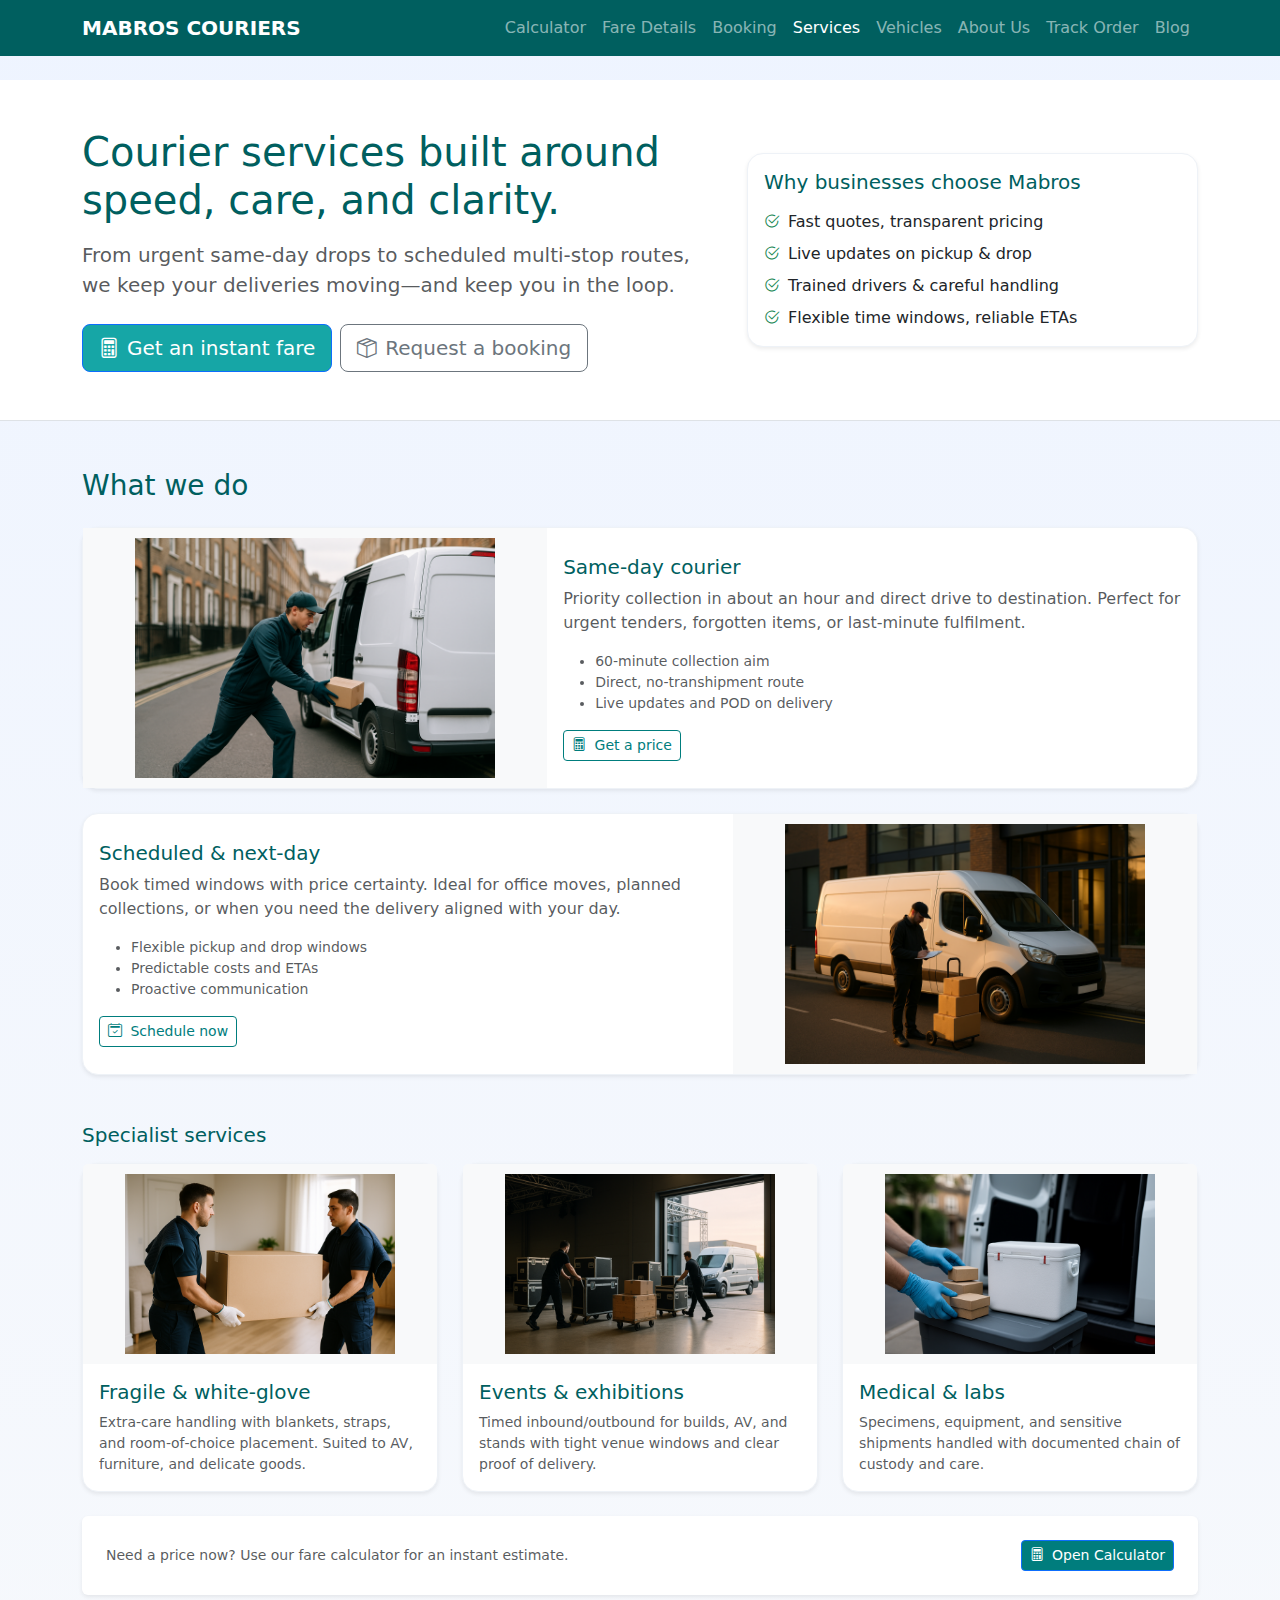
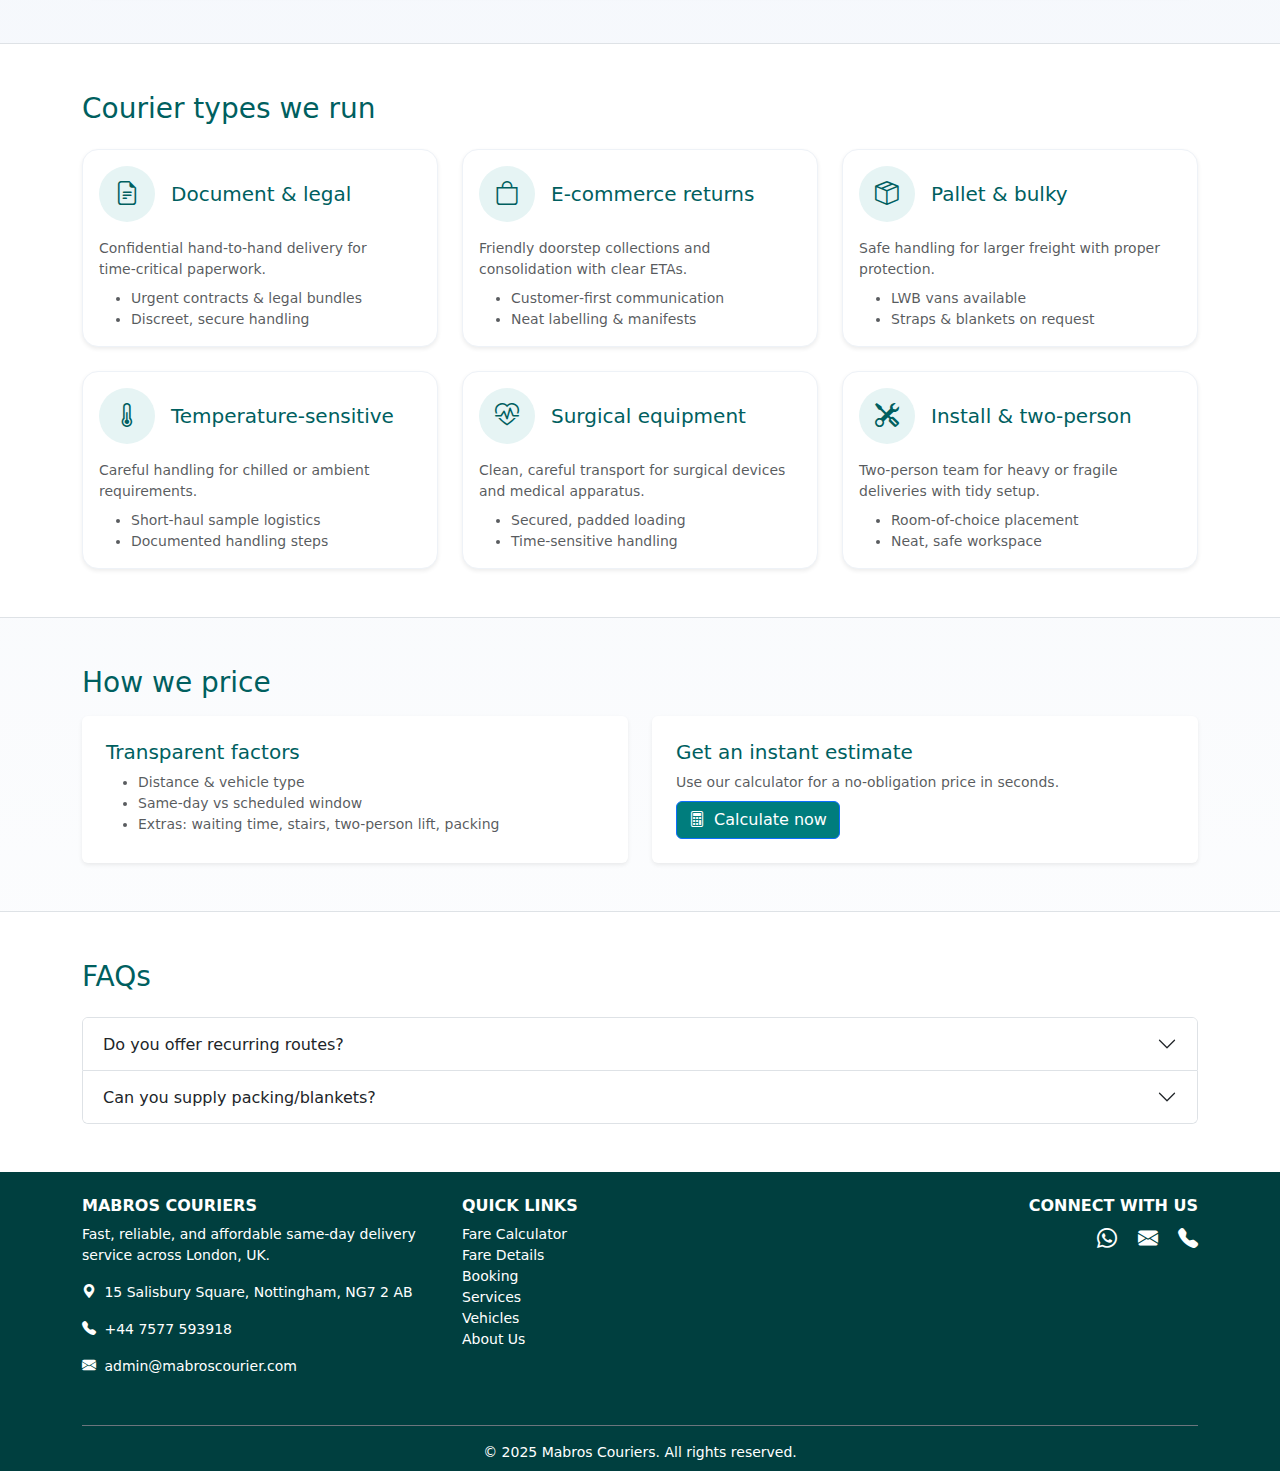
<file: public/services.html>
<!DOCTYPE html>
<html lang="en">
<head>
  <meta charset="UTF-8" />
  <meta name="viewport" content="width=device-width, initial-scale=1" />
  <title>Our Services • Mabros Couriers</title>

  <link href="https://cdn.jsdelivr.net/npm/bootstrap@5.3.3/dist/css/bootstrap.min.css" rel="stylesheet">
  <link rel="stylesheet" href="https://cdn.jsdelivr.net/npm/bootstrap-icons@1.11.3/font/bootstrap-icons.css">
  <link rel="stylesheet" href="styles.css" />

  
</head>
<body style="background-color: #FFFDEB;">
  

  <!-- Navbar -->
  <nav class="navbar navbar-expand-lg navbar-dark fixed-top" style="background-color: #005F5F;">
    <div class="container">
      <a class="navbar-brand fw-semibold text-uppercase" href="index.html">MABROS COURIERS</a>
      <button class="navbar-toggler" type="button" data-bs-toggle="collapse" data-bs-target="#navMain"><span class="navbar-toggler-icon"></span></button>
      <div id="navMain" class="collapse navbar-collapse">
        <ul class="navbar-nav ms-auto">
          <li class="nav-item"><a class="nav-link" href="index.html">Calculator</a></li>
          <li class="nav-item"><a class="nav-link" href="fareDetails.html">Fare Details</a></li>
          <li class="nav-item"><a class="nav-link" href="bookingForm.html">Booking</a></li>
          <li class="nav-item"><a class="nav-link active" href="services.html">Services</a></li>
          <li class="nav-item"><a class="nav-link" href="vehicles.html">Vehicles</a></li>
          <li class="nav-item"><a class="nav-link" href="about.html">About Us</a></li>
          <li class="nav-item"><a class="nav-link" href="track.html">Track Order</a></li>
          <li class="nav-item"><a class="nav-link" href="blog.html">Blog</a></li>
        </ul>
      </div>
    </div>
  </nav>

  <main style="margin-top: 80px;">
    <!-- Hero / intro -->
    <section class="py-5 bg-white border-bottom">
      <div class="container">
        <div class="row align-items-center gy-4">
          <div class="col-lg-7">
            <h1 class="display-6 mb-3" style="color: #005F5F;">Courier services built around speed, care, and clarity.</h1>
            <p class="lead text-muted mb-4">
              From urgent same-day drops to scheduled multi-stop routes, we keep your deliveries moving—and keep you in the loop.
            </p>
            <div class="d-flex flex-wrap gap-2">
              <a href="index.html" class="btn btn-primary btn-lg" style="background-color: #16A6A6;"><i class="bi bi-calculator me-2"></i>Get an instant fare</a>
              <a href="bookingForm.html" class="btn btn-outline-secondary btn-lg"><i class="bi bi-box-seam me-2"></i>Request a booking</a>
            </div>
          </div>
          <div class="col-lg-5">
            <div class="card h-100 shadow-sm">
              <div class="card-body">
                <h2 class="h5 mb-3" style="color: #005F5F;">Why businesses choose Mabros</h2>
                <ul class="list-unstyled mb-0">
                  <li class="mb-2"><i class="bi bi-check2-circle text-success me-2"></i>Fast quotes, transparent pricing</li>
                  <li class="mb-2"><i class="bi bi-check2-circle text-success me-2"></i>Live updates on pickup & drop</li>
                  <li class="mb-2"><i class="bi bi-check2-circle text-success me-2"></i>Trained drivers & careful handling</li>
                  <li><i class="bi bi-check2-circle text-success me-2"></i>Flexible time windows, reliable ETAs</li>
                </ul>
              </div>
            </div>
          </div>
        </div>
      </div>
    </section>

    <!-- Core services (horizontal feature cards) -->
    <section class="py-5">
      <div class="container">
        <h2 class="h3 mb-4" style="color: #005F5F;">What we do</h2>
        <div class="vstack gap-4">
          <!-- Same-day courier -->
          <div class="card shadow-sm">
            <div class="row g-0 align-items-center">
              <div class="col-md-5">
                <img src="images/same-day.png" alt="Same-day courier" class="w-100" style="height:260px;object-fit:contain;background:#f8f9fa;padding:10px;">
              </div>
              <div class="col-md-7">
                <div class="card-body">
                  <h5 class="card-title mb-2" style="color:#005F5F;">Same‑day courier</h5>
                  <p class="text-muted mb-3">Priority collection in about an hour and direct drive to destination. Perfect for urgent tenders, forgotten items, or last‑minute fulfilment.</p>
                  <ul class="small text-muted mb-3">
                    <li>60‑minute collection aim</li>
                    <li>Direct, no‑transhipment route</li>
                    <li>Live updates and POD on delivery</li>
                  </ul>
                  <a href="index.html#fareCalculatorForm" class="btn btn-sm btn-outline-primary" style="border-color:#007D7D;color:#007D7D;">
                    <i class="bi bi-calculator me-1"></i> Get a price
                  </a>
                </div>
              </div>
            </div>
          </div>

          <!-- Scheduled & next-day -->
          <div class="card shadow-sm">
            <div class="row g-0 align-items-center flex-row-reverse">
              <div class="col-md-5">
                <img src="images/scheduled.png" alt="Scheduled courier" class="w-100" style="height:260px;object-fit:contain;background:#f8f9fa;padding:10px;">
              </div>
              <div class="col-md-7">
                <div class="card-body">
                  <h5 class="card-title mb-2" style="color:#005F5F;">Scheduled & next‑day</h5>
                  <p class="text-muted mb-3">Book timed windows with price certainty. Ideal for office moves, planned collections, or when you need the delivery aligned with your day.</p>
                  <ul class="small text-muted mb-3">
                    <li>Flexible pickup and drop windows</li>
                    <li>Predictable costs and ETAs</li>
                    <li>Proactive communication</li>
                  </ul>
                  <a href="index.html#fareCalculatorForm" class="btn btn-sm btn-outline-primary" style="border-color:#007D7D;color:#007D7D;">
                    <i class="bi bi-calendar2-check me-1"></i> Schedule now
                  </a>
                </div>
              </div>
            </div>
          </div>

          
        </div>

        <!-- Specialist services grid -->
        <h3 class="h5 mt-5 mb-3" style="color:#005F5F;">Specialist services</h3>
        <div class="row g-4">
          <div class="col-md-6 col-lg-4">
            <div class="card h-100 shadow-sm">
              <img src="images/white-glove.png" class="card-img-top" alt="Fragile & white‑glove" style="object-fit:contain;height:200px;background:#f8f9fa;padding:10px;">
              <div class="card-body">
                <h5 class="card-title" style="color:#005F5F;">Fragile & white‑glove</h5>
                <p class="card-text text-muted small">Extra‑care handling with blankets, straps, and room‑of‑choice placement. Suited to AV, furniture, and delicate goods.</p>
              </div>
            </div>
          </div>

          <div class="col-md-6 col-lg-4">
            <div class="card h-100 shadow-sm">
              <img src="images/events.png" class="card-img-top" alt="Events & exhibitions" style="object-fit:contain;height:200px;background:#f8f9fa;padding:10px;">
              <div class="card-body">
                <h5 class="card-title" style="color:#005F5F;">Events & exhibitions</h5>
                <p class="card-text text-muted small">Timed inbound/outbound for builds, AV, and stands with tight venue windows and clear proof of delivery.</p>
              </div>
            </div>
          </div>

          <div class="col-md-6 col-lg-4">
            <div class="card h-100 shadow-sm">
              <img src="images/medical.png" class="card-img-top" alt="Medical courier" style="object-fit:contain;height:200px;background:#f8f9fa;padding:10px;">
              <div class="card-body">
                <h5 class="card-title" style="color:#005F5F;">Medical & labs</h5>
                <p class="card-text text-muted small">Specimens, equipment, and sensitive shipments handled with documented chain of custody and care.</p>
              </div>
            </div>
          </div>
        </div>

        <div class="mt-4 p-4 bg-white rounded shadow-sm d-flex flex-wrap align-items-center justify-content-between">
          <div class="text-muted small">Need a price now? Use our fare calculator for an instant estimate.</div>
          <a href="index.html" class="btn btn-primary btn-sm mt-2 mt-sm-0" style="background-color: #007D7D;"><i class="bi bi-calculator me-2"></i>Open Calculator</a>
        </div>
      </div>
    </section>

    <!-- Courier types (NO images) -->
    <section class="py-5 bg-white border-top border-bottom">
      <div class="container">
        <h2 class="h3 mb-4" style="color:#005F5F;">Courier types we run</h2>
        <div class="row g-4">
          <!-- Document & legal -->
          <div class="col-md-6 col-lg-4">
            <div class="card h-100 shadow-sm">
              <div class="card-body">
                <div class="d-flex align-items-center mb-3">
                  <div class="me-3 d-flex align-items-center justify-content-center" style="width:56px;height:56px;border-radius:50%;background:#E6F4F4;color:#005F5F;">
                    <i class="bi bi-file-earmark-text fs-4"></i>
                  </div>
                  <h5 class="mb-0" style="color:#005F5F;">Document & legal</h5>
                </div>
                <p class="text-muted small mb-2">Confidential hand‑to‑hand delivery for time‑critical paperwork.</p>
                <ul class="small text-muted mb-0">
                  <li>Urgent contracts & legal bundles</li>
                  <li>Discreet, secure handling</li>
                </ul>
              </div>
            </div>
          </div>
          <!-- E‑commerce returns -->
          <div class="col-md-6 col-lg-4">
            <div class="card h-100 shadow-sm">
              <div class="card-body">
                <div class="d-flex align-items-center mb-3">
                  <div class="me-3 d-flex align-items-center justify-content-center" style="width:56px;height:56px;border-radius:50%;background:#E6F4F4;color:#005F5F;">
                    <i class="bi bi-bag fs-4"></i>
                  </div>
                  <h5 class="mb-0" style="color:#005F5F;">E‑commerce returns</h5>
                </div>
                <p class="text-muted small mb-2">Friendly doorstep collections and consolidation with clear ETAs.</p>
                <ul class="small text-muted mb-0">
                  <li>Customer‑first communication</li>
                  <li>Neat labelling & manifests</li>
                </ul>
              </div>
            </div>
          </div>
          <!-- Pallet & bulky -->
          <div class="col-md-6 col-lg-4">
            <div class="card h-100 shadow-sm">
              <div class="card-body">
                <div class="d-flex align-items-center mb-3">
                  <div class="me-3 d-flex align-items-center justify-content-center" style="width:56px;height:56px;border-radius:50%;background:#E6F4F4;color:#005F5F;">
                    <i class="bi bi-box-seam fs-4"></i>
                  </div>
                  <h5 class="mb-0" style="color:#005F5F;">Pallet & bulky</h5>
                </div>
                <p class="text-muted small mb-2">Safe handling for larger freight with proper protection.</p>
                <ul class="small text-muted mb-0">
                  <li>LWB vans available</li>
                  <li>Straps & blankets on request</li>
                </ul>
              </div>
            </div>
          </div>
          
          <!-- Temperature‑sensitive -->
          <div class="col-md-6 col-lg-4">
            <div class="card h-100 shadow-sm">
              <div class="card-body">
                <div class="d-flex align-items-center mb-3">
                  <div class="me-3 d-flex align-items-center justify-content-center" style="width:56px;height:56px;border-radius:50%;background:#E6F4F4;color:#005F5F;">
                    <i class="bi bi-thermometer-half fs-4"></i>
                  </div>
                  <h5 class="mb-0" style="color:#005F5F;">Temperature‑sensitive</h5>
                </div>
                <p class="text-muted small mb-2">Careful handling for chilled or ambient requirements.</p>
                <ul class="small text-muted mb-0">
                  <li>Short‑haul sample logistics</li>
                  <li>Documented handling steps</li>
                </ul>
              </div>
            </div>
          </div>
          <!-- Surgical equipment -->
          <div class="col-md-6 col-lg-4">
            <div class="card h-100 shadow-sm">
              <div class="card-body">
                <div class="d-flex align-items-center mb-3">
                  <div class="me-3 d-flex align-items-center justify-content-center" style="width:56px;height:56px;border-radius:50%;background:#E6F4F4;color:#005F5F;">
                    <i class="bi bi-heart-pulse fs-4"></i>
                  </div>
                  <h5 class="mb-0" style="color:#005F5F;">Surgical equipment</h5>
                </div>
                <p class="text-muted small mb-2">Clean, careful transport for surgical devices and medical apparatus.</p>
                <ul class="small text-muted mb-0">
                  <li>Secured, padded loading</li>
                  <li>Time‑sensitive handling</li>
                </ul>
              </div>
            </div>
          </div>
          <!-- Install & two‑person -->
          <div class="col-md-6 col-lg-4">
            <div class="card h-100 shadow-sm">
              <div class="card-body">
                <div class="d-flex align-items-center mb-3">
                  <div class="me-3 d-flex align-items-center justify-content-center" style="width:56px;height:56px;border-radius:50%;background:#E6F4F4;color:#005F5F;">
                    <i class="bi bi-tools fs-4"></i>
                  </div>
                  <h5 class="mb-0" style="color:#005F5F;">Install & two‑person</h5>
                </div>
                <p class="text-muted small mb-2">Two‑person team for heavy or fragile deliveries with tidy setup.</p>
                <ul class="small text-muted mb-0">
                  <li>Room‑of‑choice placement</li>
                  <li>Neat, safe workspace</li>
                </ul>
              </div>
            </div>
          </div>
        </div>
      </div>
    </section>

    <!-- How we price -->
    <section class="py-5">
      <div class="container">
        <h2 class="h3 mb-3" style="color:#005F5F;">How we price</h2>
        <div class="row g-4">
          <div class="col-lg-6">
            <div class="p-4 bg-white rounded shadow-sm h-100">
              <h5 class="mb-2" style="color:#005F5F;">Transparent factors</h5>
              <ul class="small text-muted mb-0">
                <li>Distance & vehicle type</li>
                <li>Same‑day vs scheduled window</li>
                <li>Extras: waiting time, stairs, two‑person lift, packing</li>
              </ul>
            </div>
          </div>
          <div class="col-lg-6">
            <div class="p-4 bg-white rounded shadow-sm h-100">
              <h5 class="mb-2" style="color:#005F5F;">Get an instant estimate</h5>
              <p class="small text-muted mb-2">Use our calculator for a no‑obligation price in seconds.</p>
              <a href="index.html#fareCalculatorForm" class="btn btn-primary" style="background-color:#007D7D;"><i class="bi bi-calculator me-1"></i> Calculate now</a>
        </div>
          </div>
        </div>
      </div>
    </section>

    <!-- FAQs -->
    <section class="py-5 bg-white border-top">
      <div class="container">
        <h2 class="h3 mb-4" style="color:#005F5F;">FAQs</h2>
        <div class="accordion" id="faq">
          <div class="accordion-item">
            <h2 class="accordion-header" id="fq1">
              <button class="accordion-button collapsed" type="button" data-bs-toggle="collapse" data-bs-target="#fa1">Do you offer recurring routes?</button>
            </h2>
            <div id="fa1" class="accordion-collapse collapse" data-bs-parent="#faq">
              <div class="accordion-body small text-muted">Yes—daily/weekly set runs are available with tailored pricing.</div>
        </div>
      </div>
          <div class="accordion-item">
            <h2 class="accordion-header" id="fq2">
              <button class="accordion-button collapsed" type="button" data-bs-toggle="collapse" data-bs-target="#fa2">Can you supply packing/blankets?</button>
            </h2>
            <div id="fa2" class="accordion-collapse collapse" data-bs-parent="#faq">
              <div class="accordion-body small text-muted">On request we provide blankets, straps, and protective materials.</div>
          </div>
          </div>
        </div>
      </div>
    </section>
  </main>

  <!-- Footer -->
  <footer class="text-white pt-4 pb-2" style="background-color: #003F3F;">
    <div class="container text-center text-md-start small">
      <div class="row">
        <!-- Company Info -->
        <div class="col-md-4 mb-3">
          <h6 class="text-uppercase fw-bold">Mabros Couriers</h6>
          <p>Fast, reliable, and affordable same-day delivery service across London, UK.</p>
          <p><i class="bi bi-geo-alt-fill me-1"></i> 15 Salisbury Square, Nottingham, NG7 2 AB</p>
          <p><i class="bi bi-telephone-fill me-1"></i> <a href="tel:+447577593918" class="text-white text-decoration-none">+44 7577 593918</a></p>
          <p><i class="bi bi-envelope-fill me-1"></i> <a href="mailto:admin@mabroscourier.com" class="text-white text-decoration-none">admin@mabroscourier.com</a></p>
        </div>

        <!-- Quick Links -->
        <div class="col-md-4 mb-3">
          <h6 class="text-uppercase fw-bold">Quick Links</h6>
          <ul class="list-unstyled">
            <li><a href="calculator.html" class="text-white text-decoration-none">Fare Calculator</a></li>
            <li><a href="fareDetails.html" class="text-white text-decoration-none">Fare Details</a></li>
            <li><a href="booking.html" class="text-white text-decoration-none">Booking</a></li>
            <li><a href="services.html" class="text-white text-decoration-none">Services</a></li>
            <li><a href="vehicles.html" class="text-white text-decoration-none">Vehicles</a></li>
            <li><a href="about.html" class="text-white text-decoration-none">About Us</a></li>
          </ul>
        </div>

        <!-- Social / Contact Icons -->
        <div class="col-md-4 mb-3 text-md-end text-center">
          <h6 class="text-uppercase fw-bold">Connect with Us</h6>
          <a href="https://wa.me/447577593918" target="_blank" class="text-white fs-5 me-3"><i class="bi bi-whatsapp"></i></a>
          <a href="mailto:admin@mabroscourier.com" class="text-white fs-5 me-3"><i class="bi bi-envelope-fill"></i></a>
          <a href="tel:+447577593918" class="text-white fs-5"><i class="bi bi-telephone-fill"></i></a>
        </div>
      </div>

      <!-- Bottom -->
      <div class="text-center mt-3 pt-3 border-top border-secondary">
        &copy; 2025 Mabros Couriers. All rights reserved.
      </div>
    </div>
  </footer>

  <script src="https://cdn.jsdelivr.net/npm/bootstrap@5.3.3/dist/js/bootstrap.bundle.min.js"></script>
</body>
</html>
</file>
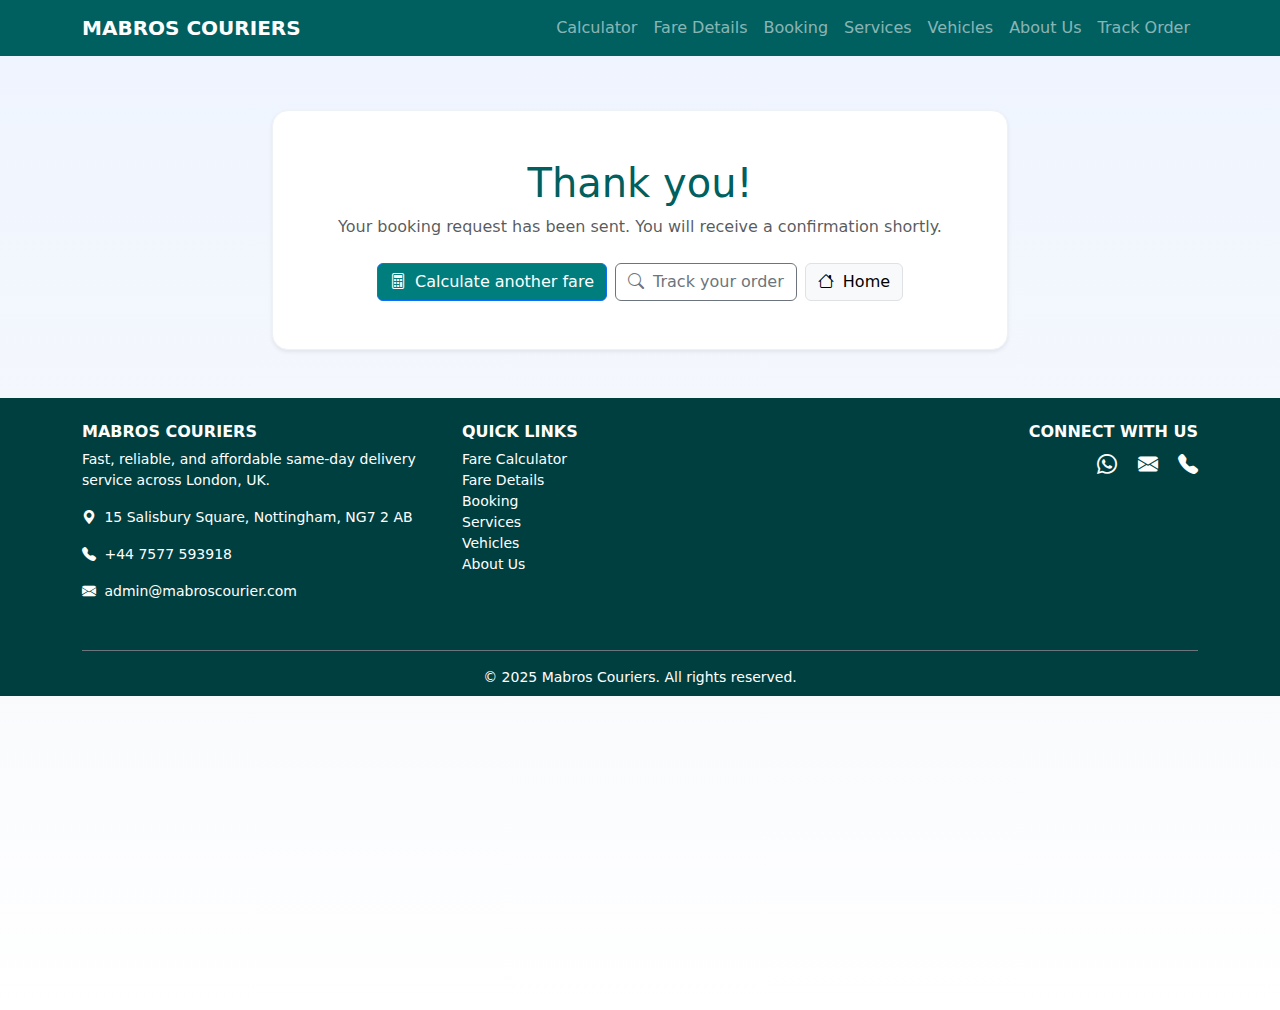
<file: public/thankyou.html>
<!DOCTYPE html>
<html lang="en">
<head>
  <meta charset="UTF-8" />
  <meta name="viewport" content="width=device-width, initial-scale=1.0"/>
  <title>Thank You • Mabros Couriers</title>
  <link href="https://cdn.jsdelivr.net/npm/bootstrap@5.3.3/dist/css/bootstrap.min.css" rel="stylesheet">
  <link rel="stylesheet" href="https://cdn.jsdelivr.net/npm/bootstrap-icons@1.11.3/font/bootstrap-icons.css">
  <link rel="stylesheet" href="styles.css">
</head>
<body style="background-color: #FFFDEB;">
  

  <!-- Navbar -->
  <nav class="navbar navbar-expand-lg navbar-dark fixed-top" style="background-color: #005F5F;">
    <div class="container">
      <a class="navbar-brand fw-semibold text-uppercase" href="index.html">MABROS COURIERS</a>
      <button class="navbar-toggler" type="button" data-bs-toggle="collapse" data-bs-target="#navMain"><span class="navbar-toggler-icon"></span></button>
      <div id="navMain" class="collapse navbar-collapse">
        <ul class="navbar-nav ms-auto">
          <li class="nav-item"><a class="nav-link" href="index.html">Calculator</a></li>
          <li class="nav-item"><a class="nav-link" href="fareDetails.html">Fare Details</a></li>
          <li class="nav-item"><a class="nav-link" href="bookingForm.html">Booking</a></li>
          <li class="nav-item"><a class="nav-link" href="services.html">Services</a></li>
          <li class="nav-item"><a class="nav-link" href="vehicles.html">Vehicles</a></li>
          <li class="nav-item"><a class="nav-link" href="about.html">About Us</a></li>
          <li class="nav-item"><a class="nav-link" href="track.html">Track Order</a></li>
        </ul>
      </div>
    </div>
  </nav>

  <main class="container" style="margin-top: 110px;">
    <div class="row justify-content-center">
      <div class="col-lg-8">
        <div class="card shadow-sm">
          <div class="card-body text-center p-5">
            <div class="display-6 mb-2" style="color:#005F5F;">Thank you!</div>
            <p class="text-muted mb-4">Your booking request has been sent. You will receive a confirmation shortly.</p>
            <div class="d-flex flex-wrap justify-content-center gap-2">
              <a href="index.html#fareCalculatorForm" class="btn btn-primary" style="background-color:#007D7D;"><i class="bi bi-calculator me-1"></i> Calculate another fare</a>
              <a href="track.html" class="btn btn-outline-secondary"><i class="bi bi-search me-1"></i> Track your order</a>
              <a href="index.html" class="btn btn-light border"><i class="bi bi-house me-1"></i> Home</a>
            </div>
          </div>
        </div>
      </div>
    </div>
  </main>

  <footer class="text-white pt-4 pb-2 mt-5" style="background-color: #003F3F;">
    <div class="container text-center text-md-start small">
      <div class="row">
        <div class="col-md-4 mb-3">
          <h6 class="text-uppercase fw-bold">Mabros Couriers</h6>
          <p>Fast, reliable, and affordable same-day delivery service across London, UK.</p>
          <p><i class="bi bi-geo-alt-fill me-1"></i> 15 Salisbury Square, Nottingham, NG7 2 AB</p>
          <p><i class="bi bi-telephone-fill me-1"></i> <a href="tel:+447577593918" class="text-white text-decoration-none">+44 7577 593918</a></p>
          <p><i class="bi bi-envelope-fill me-1"></i> <a href="mailto:admin@mabroscourier.com" class="text-white text-decoration-none">admin@mabroscourier.com</a></p>
        </div>
        <div class="col-md-4 mb-3">
          <h6 class="text-uppercase fw-bold">Quick Links</h6>
          <ul class="list-unstyled">
            <li><a href="index.html" class="text-white text-decoration-none">Fare Calculator</a></li>
            <li><a href="fareDetails.html" class="text-white text-decoration-none">Fare Details</a></li>
            <li><a href="bookingForm.html" class="text-white text-decoration-none">Booking</a></li>
            <li><a href="services.html" class="text-white text-decoration-none">Services</a></li>
            <li><a href="vehicles.html" class="text-white text-decoration-none">Vehicles</a></li>
            <li><a href="about.html" class="text-white text-decoration-none">About Us</a></li>
          </ul>
        </div>
        <div class="col-md-4 mb-3 text-md-end text-center">
          <h6 class="text-uppercase fw-bold">Connect with Us</h6>
          <a href="https://wa.me/447577593918" target="_blank" class="text-white fs-5 me-3"><i class="bi bi-whatsapp"></i></a>
          <a href="mailto:admin@mabroscourier.com" class="text-white fs-5 me-3"><i class="bi bi-envelope-fill"></i></a>
          <a href="tel:+447577593918" class="text-white fs-5"><i class="bi bi-telephone-fill"></i></a>
        </div>
      </div>
      <div class="text-center mt-3 pt-3 border-top border-secondary">&copy; 2025 Mabros Couriers. All rights reserved.</div>
    </div>
  </footer>

  <script>
    // Clear any previous quote/booking data so next visit starts fresh
    document.addEventListener('DOMContentLoaded', function(){
      var keys = [
        'pickup','destination','vehicleType','pickupDate','pickupTime','destinationDate','destinationTime',
        'subtotalFare','vatAmount','totalFare','distance','additionalCharge','chargeType',
        'londonZone','congestionApplied','congestionCharge','pickupCongestion','destinationCongestion','bookingId'
      ];
      keys.forEach(function(k){ localStorage.removeItem(k); });
    });
  </script>
  <script src="https://cdn.jsdelivr.net/npm/bootstrap@5.3.3/dist/js/bootstrap.bundle.min.js"></script>
</body>
</html>
</file>
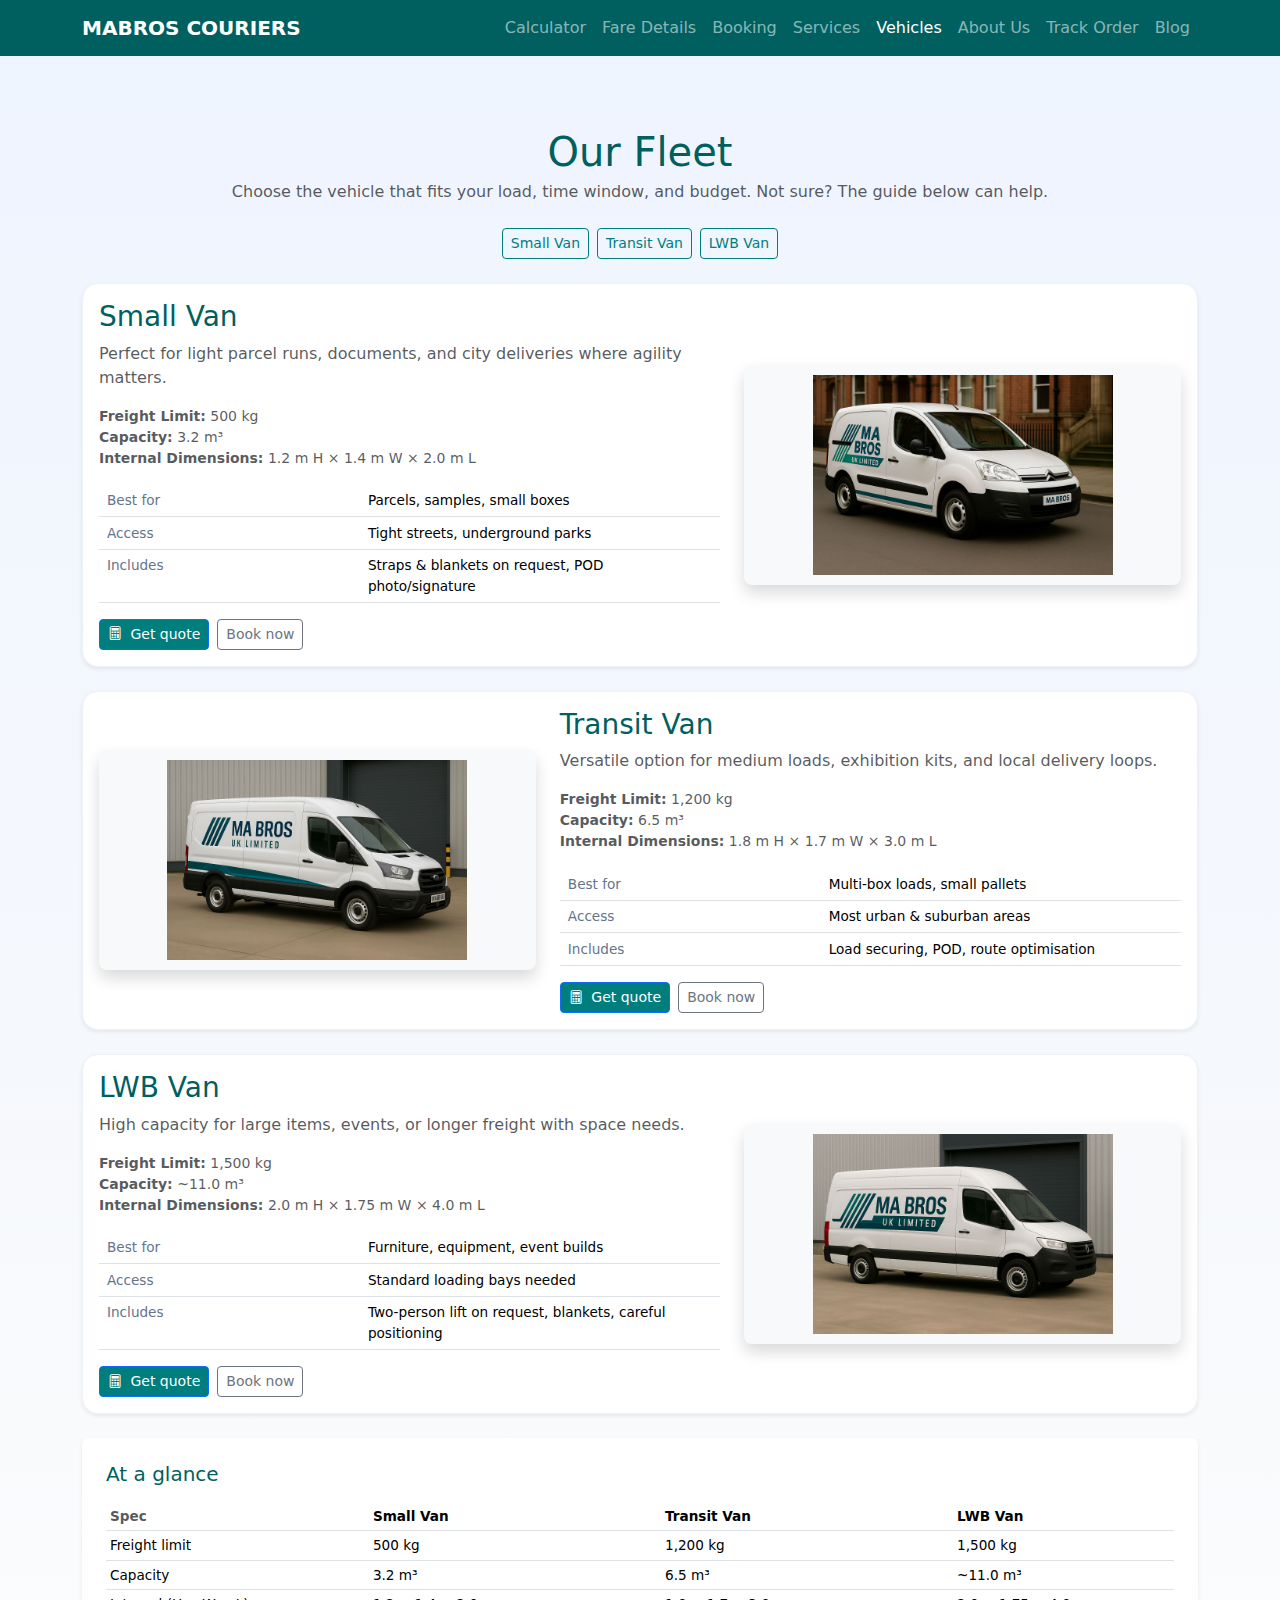
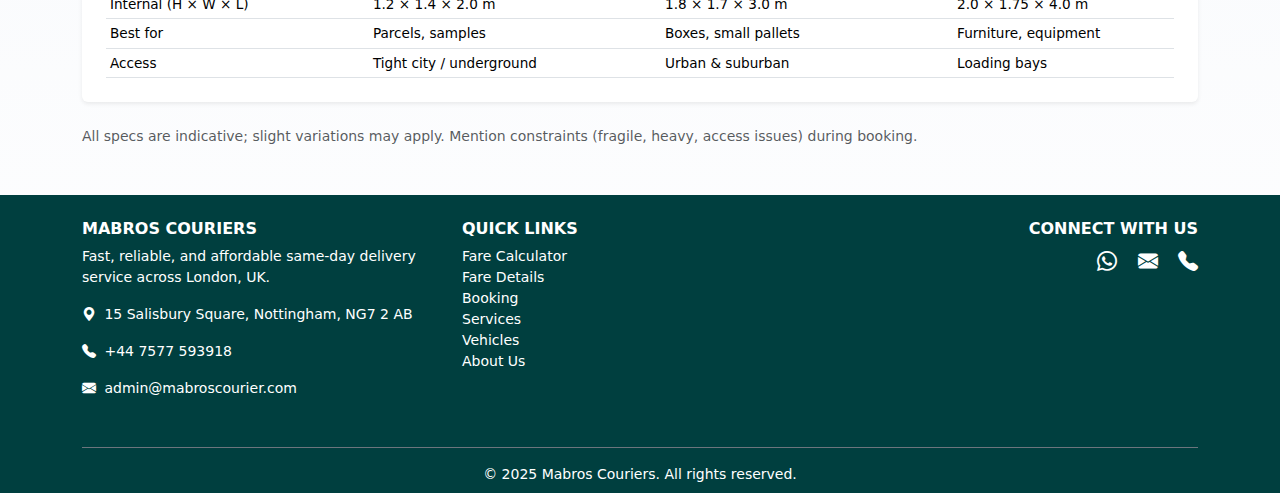
<file: public/vehicles.html>
<!DOCTYPE html>
<html lang="en">
<head>
  <meta charset="UTF-8" />
  <meta name="viewport" content="width=device-width, initial-scale=1.0"/>
  <title>Our Fleet • Mabros Couriers</title>
  <link href="https://cdn.jsdelivr.net/npm/bootstrap@5.3.3/dist/css/bootstrap.min.css" rel="stylesheet">
  <link rel="stylesheet" href="https://cdn.jsdelivr.net/npm/bootstrap-icons@1.11.3/font/bootstrap-icons.css">
  <link rel="stylesheet" href="styles.css">
  
  
  
  <style>
    .fleet-img {
      width: 100%;
      max-height: 220px;
      object-fit: contain;
      background: #f8f9fa;
      border-radius: .5rem;
      padding: 10px;
    }
    .spec-table td { padding: .35rem .5rem; }
    .spec-table td:first-child { color: #64748b; width: 42%; }
    .vehicle-anchor { position: relative; top: -90px; }
  </style>
</head>
<body style="background-color: #FFFDEB;">

  

  <!-- Navbar -->
  <nav class="navbar navbar-expand-lg navbar-dark fixed-top" style="background-color: #005F5F;">
    <div class="container">
      <a class="navbar-brand fw-semibold text-uppercase" href="index.html">MABROS COURIERS</a>
      <button class="navbar-toggler" type="button" data-bs-toggle="collapse" data-bs-target="#navMain">
        <span class="navbar-toggler-icon"></span>
      </button>
      <div id="navMain" class="collapse navbar-collapse">
        <ul class="navbar-nav ms-auto">
          <li class="nav-item"><a class="nav-link" href="index.html">Calculator</a></li>
          <li class="nav-item"><a class="nav-link" href="fareDetails.html">Fare Details</a></li>
          <li class="nav-item"><a class="nav-link" href="bookingForm.html">Booking</a></li>
          <li class="nav-item"><a class="nav-link" href="services.html">Services</a></li>
          <li class="nav-item"><a class="nav-link active" href="vehicles.html">Vehicles</a></li>
          <li class="nav-item"><a class="nav-link" href="about.html">About Us</a></li>
          <li class="nav-item"><a class="nav-link" href="track.html">Track Order</a></li>
          <li class="nav-item"><a class="nav-link" href="blog.html">Blog</a></li>
        </ul>
      </div>
    </div>
  </nav>

  <!-- Main content -->
  <main class="container py-4 py-md-5" style="margin-top: 80px;">
    <h1 class="mb-1 text-center" style="color: #005F5F;">Our Fleet</h1>
    <p class="text-muted text-center mb-4">Choose the vehicle that fits your load, time window, and budget. Not sure? The guide below can help.</p>

    <!-- Jump selector -->
    <div class="d-flex flex-wrap justify-content-center gap-2 mb-4">
      <a href="#small-van" class="btn btn-sm btn-outline-primary" style="border-color:#007D7D;color:#007D7D;">Small Van</a>
      <a href="#transit-van" class="btn btn-sm btn-outline-primary" style="border-color:#007D7D;color:#007D7D;">Transit Van</a>
      <a href="#lwb-van" class="btn btn-sm btn-outline-primary" style="border-color:#007D7D;color:#007D7D;">LWB Van</a>
    </div>

    <!-- Small Van -->
    <span id="small-van" class="vehicle-anchor"></span>
    <div class="card shadow-sm mb-4">
      <div class="card-body">
        <div class="row align-items-center g-4">
          <div class="col-md-7">
            <h3 class="mb-2" style="color: #005F5F;">Small Van</h3>
            <p class="text-muted mb-3">Perfect for light parcel runs, documents, and city deliveries where agility matters.</p>
            <ul class="list-unstyled text-muted small mb-3">
              <li><strong>Freight Limit:</strong> 500 kg</li>
              <li><strong>Capacity:</strong> 3.2 m³</li>
              <li><strong>Internal Dimensions:</strong> 1.2 m H × 1.4 m W × 2.0 m L</li>
            </ul>
            <div class="table-responsive">
              <table class="table table-sm spec-table mb-3">
                <tbody>
                  <tr><td>Best for</td><td>Parcels, samples, small boxes</td></tr>
                  <tr><td>Access</td><td>Tight streets, underground parks</td></tr>
                  <tr><td>Includes</td><td>Straps & blankets on request, POD photo/signature</td></tr>
                </tbody>
              </table>
            </div>
            <div class="d-flex gap-2">
              <a href="index.html#fareCalculatorForm" class="btn btn-sm btn-primary" style="background-color:#007D7D;"><i class="bi bi-calculator me-1"></i> Get quote</a>
              <a href="index.html#fareCalculatorForm" class="btn btn-sm btn-outline-secondary">Book now</a>
            </div>
          </div>
          <div class="col-md-5 text-center">
            <picture>
              <img src="images/WhatsApp Image 2025-09-05 at 1.21.27 PM.jpeg" class="fleet-img shadow" alt="Small Van">
            </picture>
          </div>
        </div>
      </div>
    </div>

    <!-- Transit Van -->
    <span id="transit-van" class="vehicle-anchor"></span>
    <div class="card shadow-sm mb-4">
      <div class="card-body">
        <div class="row align-items-center g-4 flex-md-row-reverse">
          <div class="col-md-7">
            <h3 class="mb-2" style="color: #005F5F;">Transit Van</h3>
            <p class="text-muted mb-3">Versatile option for medium loads, exhibition kits, and local delivery loops.</p>
            <ul class="list-unstyled text-muted small mb-3">
              <li><strong>Freight Limit:</strong> 1,200 kg</li>
              <li><strong>Capacity:</strong> 6.5 m³</li>
              <li><strong>Internal Dimensions:</strong> 1.8 m H × 1.7 m W × 3.0 m L</li>
            </ul>
            <div class="table-responsive">
              <table class="table table-sm spec-table mb-3">
                <tbody>
                  <tr><td>Best for</td><td>Multi-box loads, small pallets</td></tr>
                  <tr><td>Access</td><td>Most urban & suburban areas</td></tr>
                  <tr><td>Includes</td><td>Load securing, POD, route optimisation</td></tr>
                </tbody>
              </table>
            </div>
            <div class="d-flex gap-2">
              <a href="index.html#fareCalculatorForm" class="btn btn-sm btn-primary" style="background-color:#007D7D;"><i class="bi bi-calculator me-1"></i> Get quote</a>
              <a href="index.html#fareCalculatorForm" class="btn btn-sm btn-outline-secondary">Book now</a>
            </div>
          </div>
          <div class="col-md-5 text-center">
            <picture>
              <img src="images/WhatsApp Image 2025-09-05 at 1.36.54 PM.jpeg" class="fleet-img shadow" alt="Transit Van">
            </picture>
          </div>
        </div>
      </div>
    </div>

    <!-- LWB Van -->
    <span id="lwb-van" class="vehicle-anchor"></span>
    <div class="card shadow-sm mb-4">
      <div class="card-body">
        <div class="row align-items-center g-4">
          <div class="col-md-7">
            <h3 class="mb-2" style="color: #005F5F;">LWB Van</h3>
            <p class="text-muted mb-3">High capacity for large items, events, or longer freight with space needs.</p>
            <ul class="list-unstyled text-muted small mb-3">
              <li><strong>Freight Limit:</strong> 1,500 kg</li>
              <li><strong>Capacity:</strong> ~11.0 m³</li>
              <li><strong>Internal Dimensions:</strong> 2.0 m H × 1.75 m W × 4.0 m L</li>
            </ul>
            <div class="table-responsive">
              <table class="table table-sm spec-table mb-3">
                <tbody>
                  <tr><td>Best for</td><td>Furniture, equipment, event builds</td></tr>
                  <tr><td>Access</td><td>Standard loading bays needed</td></tr>
                  <tr><td>Includes</td><td>Two-person lift on request, blankets, careful positioning</td></tr>
                </tbody>
              </table>
            </div>
            <div class="d-flex gap-2">
              <a href="index.html#fareCalculatorForm" class="btn btn-sm btn-primary" style="background-color:#007D7D;"><i class="bi bi-calculator me-1"></i> Get quote</a>
              <a href="index.html#fareCalculatorForm" class="btn btn-sm btn-outline-secondary">Book now</a>
            </div>
          </div>
          <div class="col-md-5 text-center">
            <picture>
              <img src="images/WhatsApp Image 2025-09-05 at 1.45.14 PM (2).jpeg" class="fleet-img shadow" alt="LWB Van">
            </picture>
          </div>
        </div>
      </div>
    </div>

    <!-- Quick Comparison -->
    <section class="mb-4">
      <div class="p-4 bg-white rounded shadow-sm">
        <h2 class="h5 mb-3" style="color: #005F5F;">At a glance</h2>
        <div class="table-responsive">
          <table class="table table-sm align-middle mb-0">
            <thead>
              <tr>
                <th class="text-muted small">Spec</th>
                <th>Small Van</th>
                <th>Transit Van</th>
                <th>LWB Van</th>
              </tr>
            </thead>
            <tbody class="text-muted small">
              <tr><td>Freight limit</td><td>500 kg</td><td>1,200 kg</td><td>1,500 kg</td></tr>
              <tr><td>Capacity</td><td>3.2 m³</td><td>6.5 m³</td><td>~11.0 m³</td></tr>
              <tr><td>Internal (H × W × L)</td><td>1.2 × 1.4 × 2.0 m</td><td>1.8 × 1.7 × 3.0 m</td><td>2.0 × 1.75 × 4.0 m</td></tr>
              <tr><td>Best for</td><td>Parcels, samples</td><td>Boxes, small pallets</td><td>Furniture, equipment</td></tr>
              <tr><td>Access</td><td>Tight city / underground</td><td>Urban & suburban</td><td>Loading bays</td></tr>
            </tbody>
          </table>
        </div>
      </div>
    </section>

    <p class="text-muted small mb-0">All specs are indicative; slight variations may apply. Mention constraints (fragile, heavy, access issues) during booking.</p>
  </main>

  <!-- Footer -->
  <footer class="text-white pt-4 pb-2" style="background-color: #003F3F;">
    <div class="container text-center text-md-start small">
      <div class="row">
        <!-- Company Info -->
        <div class="col-md-4 mb-3">
          <h6 class="text-uppercase fw-bold">Mabros Couriers</h6>
          <p>Fast, reliable, and affordable same-day delivery service across London, UK.</p>
          <p><i class="bi bi-geo-alt-fill me-1"></i> 15 Salisbury Square, Nottingham, NG7 2 AB</p>
          <p><i class="bi bi-telephone-fill me-1"></i> <a href="tel:+447577593918" class="text-white text-decoration-none">+44 7577 593918</a></p>
          <p><i class="bi bi-envelope-fill me-1"></i> <a href="mailto:admin@mabroscourier.com" class="text-white text-decoration-none">admin@mabroscourier.com</a></p>
        </div>

        <!-- Quick Links -->
        <div class="col-md-4 mb-3">
          <h6 class="text-uppercase fw-bold">Quick Links</h6>
          <ul class="list-unstyled">
            <li><a href="calculator.html" class="text-white text-decoration-none">Fare Calculator</a></li>
            <li><a href="fareDetails.html" class="text-white text-decoration-none">Fare Details</a></li>
            <li><a href="booking.html" class="text-white text-decoration-none">Booking</a></li>
            <li><a href="services.html" class="text-white text-decoration-none">Services</a></li>
            <li><a href="vehicles.html" class="text-white text-decoration-none">Vehicles</a></li>
            <li><a href="about.html" class="text-white text-decoration-none">About Us</a></li>
          </ul>
        </div>

        <!-- Social / Contact Icons -->
        <div class="col-md-4 mb-3 text-md-end text-center">
          <h6 class="text-uppercase fw-bold">Connect with Us</h6>
          <a href="https://wa.me/447577593918" target="_blank" class="text-white fs-5 me-3"><i class="bi bi-whatsapp"></i></a>
          <a href="mailto:admin@mabroscourier.com" class="text-white fs-5 me-3"><i class="bi bi-envelope-fill"></i></a>
          <a href="tel:+447577593918" class="text-white fs-5"><i class="bi bi-telephone-fill"></i></a>
        </div>
      </div>

      <!-- Bottom -->
      <div class="text-center mt-3 pt-3 border-top border-secondary">
        &copy; 2025 Mabros Couriers. All rights reserved.
      </div>
    </div>
  </footer>

  <script src="https://cdn.jsdelivr.net/npm/bootstrap@5.3.3/dist/js/bootstrap.bundle.min.js"></script>
</body>
</html>
</file>
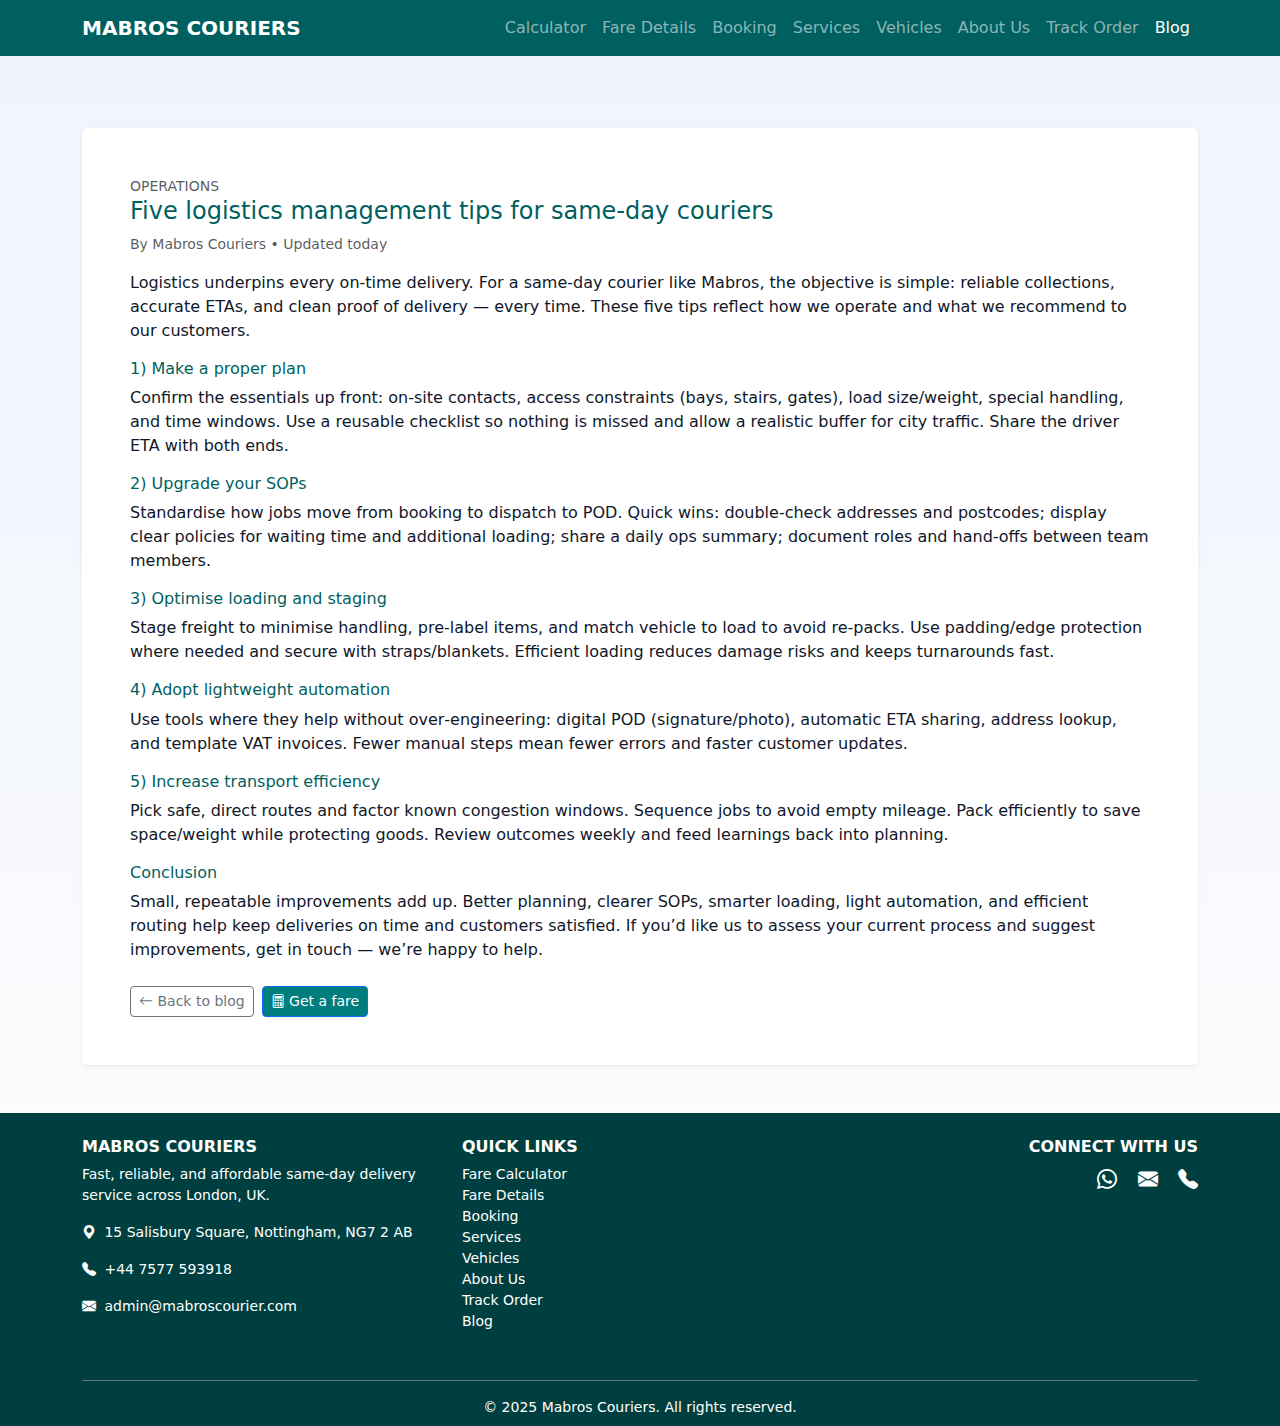
<file: public/blog/five-tips.html>
<!DOCTYPE html>
<html lang="en">
<head>
  <meta charset="UTF-8">
  <meta name="viewport" content="width=device-width, initial-scale=1.0">
  <title>Five logistics management tips for same‑day couriers • Mabros Couriers</title>
  <link href="https://cdn.jsdelivr.net/npm/bootstrap@5.3.3/dist/css/bootstrap.min.css" rel="stylesheet">
  <link rel="stylesheet" href="https://cdn.jsdelivr.net/npm/bootstrap-icons@1.11.3/font/bootstrap-icons.css">
  <link rel="stylesheet" href="../styles.css">
  
  
</head>
<body style="background-color:#FFFDEB;">
  

  <!-- Navbar -->
  <nav class="navbar navbar-expand-lg navbar-dark fixed-top" style="background-color:#005F5F;">
    <div class="container">
      <a class="navbar-brand fw-semibold text-uppercase" href="../index.html">MABROS COURIERS</a>
      <button class="navbar-toggler" type="button" data-bs-toggle="collapse" data-bs-target="#navMain"><span class="navbar-toggler-icon"></span></button>
      <div id="navMain" class="collapse navbar-collapse">
        <ul class="navbar-nav ms-auto">
          <li class="nav-item"><a class="nav-link" href="../index.html">Calculator</a></li>
          <li class="nav-item"><a class="nav-link" href="../fareDetails.html">Fare Details</a></li>
          <li class="nav-item"><a class="nav-link" href="../bookingForm.html">Booking</a></li>
          <li class="nav-item"><a class="nav-link" href="../services.html">Services</a></li>
          <li class="nav-item"><a class="nav-link" href="../vehicles.html">Vehicles</a></li>
          <li class="nav-item"><a class="nav-link" href="../about.html">About Us</a></li>
          <li class="nav-item"><a class="nav-link" href="../track.html">Track Order</a></li>
          <li class="nav-item"><a class="nav-link active" href="../blog.html">Blog</a></li>
        </ul>
      </div>
    </div>
  </nav>

  <main class="container" style="margin-top:80px;">
    <article class="py-4 py-md-5">
      <div class="p-4 p-md-5 bg-white rounded shadow-sm">
        <header class="mb-3">
          <div class="small text-uppercase text-muted">Operations</div>
          <h1 class="h4 mb-2" style="color:#005F5F;">Five logistics management tips for same‑day couriers</h1>
          <div class="small text-muted">By Mabros Couriers • Updated today</div>
        </header>

        <p>Logistics underpins every on‑time delivery. For a same‑day courier like Mabros, the objective is simple: reliable collections, accurate ETAs, and clean proof of delivery — every time. These five tips reflect how we operate and what we recommend to our customers.</p>

        <h2 class="h6" style="color:#005F5F;">1) Make a proper plan</h2>
        <p>Confirm the essentials up front: on‑site contacts, access constraints (bays, stairs, gates), load size/weight, special handling, and time windows. Use a reusable checklist so nothing is missed and allow a realistic buffer for city traffic. Share the driver ETA with both ends.</p>

        <h2 class="h6" style="color:#005F5F;">2) Upgrade your SOPs</h2>
        <p>Standardise how jobs move from booking to dispatch to POD. Quick wins: double‑check addresses and postcodes; display clear policies for waiting time and additional loading; share a daily ops summary; document roles and hand‑offs between team members.</p>

        <h2 class="h6" style="color:#005F5F;">3) Optimise loading and staging</h2>
        <p>Stage freight to minimise handling, pre‑label items, and match vehicle to load to avoid re‑packs. Use padding/edge protection where needed and secure with straps/blankets. Efficient loading reduces damage risks and keeps turnarounds fast.</p>

        <h2 class="h6" style="color:#005F5F;">4) Adopt lightweight automation</h2>
        <p>Use tools where they help without over‑engineering: digital POD (signature/photo), automatic ETA sharing, address lookup, and template VAT invoices. Fewer manual steps mean fewer errors and faster customer updates.</p>

        <h2 class="h6" style="color:#005F5F;">5) Increase transport efficiency</h2>
        <p>Pick safe, direct routes and factor known congestion windows. Sequence jobs to avoid empty mileage. Pack efficiently to save space/weight while protecting goods. Review outcomes weekly and feed learnings back into planning.</p>

        <h2 class="h6" style="color:#005F5F;">Conclusion</h2>
        <p>Small, repeatable improvements add up. Better planning, clearer SOPs, smarter loading, light automation, and efficient routing help keep deliveries on time and customers satisfied. If you’d like us to assess your current process and suggest improvements, get in touch — we’re happy to help.</p>

        <div class="mt-4 d-flex gap-2">
          <a href="../blog.html" class="btn btn-outline-secondary btn-sm"><i class="bi bi-arrow-left"></i> Back to blog</a>
          <a href="../index.html#fareCalculatorForm" class="btn btn-primary btn-sm" style="background-color:#007D7D;"><i class="bi bi-calculator"></i> Get a fare</a>
        </div>
      </div>
    </article>
  </main>

  <footer class="text-white pt-4 pb-2" style="background-color: #003F3F;">
    <div class="container text-center text-md-start small">
      <div class="row">
        <div class="col-md-4 mb-3">
          <h6 class="text-uppercase fw-bold">Mabros Couriers</h6>
          <p>Fast, reliable, and affordable same-day delivery service across London, UK.</p>
          <p><i class="bi bi-geo-alt-fill me-1"></i> 15 Salisbury Square, Nottingham, NG7 2 AB</p>
          <p><i class="bi bi-telephone-fill me-1"></i> <a href="tel:+447577593918" class="text-white text-decoration-none">+44 7577 593918</a></p>
          <p><i class="bi bi-envelope-fill me-1"></i> <a href="mailto:admin@mabroscourier.com" class="text-white text-decoration-none">admin@mabroscourier.com</a></p>
        </div>
        <div class="col-md-4 mb-3">
          <h6 class="text-uppercase fw-bold">Quick Links</h6>
          <ul class="list-unstyled">
            <li><a href="../index.html" class="text-white text-decoration-none">Fare Calculator</a></li>
            <li><a href="../fareDetails.html" class="text-white text-decoration-none">Fare Details</a></li>
            <li><a href="../bookingForm.html" class="text-white text-decoration-none">Booking</a></li>
            <li><a href="../services.html" class="text-white text-decoration-none">Services</a></li>
            <li><a href="../vehicles.html" class="text-white text-decoration-none">Vehicles</a></li>
            <li><a href="../about.html" class="text-white text-decoration-none">About Us</a></li>
            <li><a href="../track.html" class="text-white text-decoration-none">Track Order</a></li>
            <li><a href="../blog.html" class="text-white text-decoration-none">Blog</a></li>
          </ul>
        </div>
        <div class="col-md-4 mb-3 text-md-end text-center">
          <h6 class="text-uppercase fw-bold">Connect with Us</h6>
          <a href="https://wa.me/447577593918" target="_blank" class="text-white fs-5 me-3"><i class="bi bi-whatsapp"></i></a>
          <a href="mailto:admin@mabroscourier.com" class="text-white fs-5 me-3"><i class="bi bi-envelope-fill"></i></a>
          <a href="tel:+447577593918" class="text-white fs-5"><i class="bi bi-telephone-fill"></i></a>
        </div>
      </div>
      <div class="text-center mt-3 pt-3 border-top border-secondary">&copy; 2025 Mabros Couriers. All rights reserved.</div>
    </div>
  </footer>

  <script src="https://cdn.jsdelivr.net/npm/bootstrap@5.3.3/dist/js/bootstrap.bundle.min.js"></script>
</body>
</html>
</file>
<file: public/styles.css>
/* ===== Palette & global background ===== */
:root {
  --nav-grad-start: #0ea5e9;
  /* cyan-500 */
  --nav-grad-end: #2563eb;
  /* indigo-600 */
  --surface: #ffffff;
  --surface-alt: #f5f7fb;
  --ink: #0f172a;
  --muted: #64748b;
}

html {
  scroll-behavior: smooth;
}

body {
  background: linear-gradient(180deg, #eef4ff 0%, #f7f9fc 60%, #ffffff 100%);
  min-height: 100vh;
  color: var(--ink);
}

/* ===== Navbar (gradient) ===== */
.navbar-ink {
  background: linear-gradient(90deg, var(--nav-grad-start), var(--nav-grad-end)) !important;
}

.navbar-ink .navbar-brand {
  letter-spacing: .3px;
}

.navbar-ink .nav-link.active {
  text-decoration: underline;
  text-underline-offset: .25rem;
}

/* ===== Cards & sections ===== */
.card {
  background: var(--surface);
  border-radius: 1rem;
  border: 1px solid #eef2f7;
  box-shadow: 0 10px 24px rgba(15, 23, 42, .06);
}

.section-surface {
  background: var(--surface);
  border-radius: 1rem;
  box-shadow: 0 8px 24px rgba(15, 23, 42, .06);
}

/* ===== Fare / info blocks (unchanged IDs) ===== */
#fareDetails,
.fare-details {
  display: flex;
  flex-direction: column;
  gap: 12px;
  margin-top: 1rem;
  background: var(--surface-alt);
  padding: 16px;
  border-radius: 12px;
}

.info-box {
  background: #fff;
  padding: 12px 14px;
  border-radius: 8px;
  box-shadow: 0 2px 4px rgba(0, 0, 0, .06);
  font-size: 16px;
}

#fareResult {
  text-align: center;
  font-size: 24px;
  font-weight: 700;
  margin-top: 16px;
  color: #16a34a;
}

/* ===== Vehicle image (used on fare details if any) ===== */
.vehicle-image-container {
  display: flex;
  justify-content: center;
  margin-top: 1rem;
}

#vehicleImage {
  width: 200px;
  height: 200px;
  object-fit: cover;
  border-radius: 8px;
  box-shadow: 0 4px 6px rgba(0, 0, 0, .1);
}

/* ===== Map containers ===== */
.map-container {
  width: 100%;
  height: 400px;
  margin-top: 1rem;
  border: 1px solid #e5e7eb;
  border-radius: 12px;
  overflow: hidden;
}

#fareMap {
  width: 100%;
  height: 100%;
}

/* ===== Admin — table polish (IDs/structure unchanged) ===== */
.bookings-wrap {
  max-height: 480px;
  overflow: auto;
  border: 1px solid #e5e7eb;
  border-radius: 10px;
  background: #fff;
}

.table thead th {
  position: sticky;
  top: 0;
  z-index: 1;
  background: #fff;
}

.table td {
  vertical-align: top;
  word-break: break-word;
}

/* Slightly smaller to fit more (no structural change) */
.table.table-sm td,
.table.table-sm th {
  font-size: .85rem;
}

/* sensible min-widths */
.table th:nth-child(1),
.table td:nth-child(1) {
  min-width: 180px;
}

/* Booking ID */
.table th:nth-child(2),
.table td:nth-child(2),
.table th:nth-child(3),
.table td:nth-child(3) {
  min-width: 200px;
}

/* Email / addresses */
.table th:nth-child(4),
.table td:nth-child(4),
.table th:nth-child(5),
.table td:nth-child(5),
.table th:nth-child(6),
.table td:nth-child(6),
.table th:nth-child(7),
.table td:nth-child(7) {
  min-width: 120px;
}

.table th:nth-child(8),
.table td:nth-child(8) {
  min-width: 120px;
}

.table th:nth-child(9),
.table td:nth-child(9) {
  min-width: 110px;
  text-align: right;
}

/* filter match tint */
.row-match {
  background: #fbfdff;
}

/* ===== Small page title accent ===== */
.page-title {
  letter-spacing: .2px;
}

/* ===== Top admin link bar (optional) ===== */
.topbar-admin {
  background: #0b1220;
  color: #cbd5e1;
}

.topbar-admin a {
  color: #cbd5e1;
  text-decoration: none;
}

.topbar-admin a:hover {
  text-decoration: underline;
}

/* ===== Feature boxes with gradients ===== */
.feature-box-classic {
  transition: transform 0.3s ease, box-shadow 0.3s ease;
  border: none;
  color: white;
  text-align: center;
  border-radius: 12px;
}

.feature-box-classic:hover {
  transform: translateY(-5px);
  box-shadow: 0 15px 30px rgba(0, 0, 0, 0.15) !important;
}

.feature-box-classic .icon-wrap {
  font-size: 2.5rem;
  margin-bottom: 0.75rem;
  opacity: 0.95;
}

/* Specific Gradients */
.feature-box-highlight {
  background: linear-gradient(135deg, #FF6B6B 0%, #FF8E53 100%);
  /* Sunset */
}

.feature-box-live {
  background: linear-gradient(135deg, #4facfe 0%, #00f2fe 100%);
  /* Ocean */
}

.feature-box-clear {
  background: linear-gradient(135deg, #43e97b 0%, #38f9d7 100%);
  /* Emerald */
}

.feature-box-vans {
  background: linear-gradient(135deg, #667eea 0%, #764ba2 100%);
  /* Royal */
}
</file>
